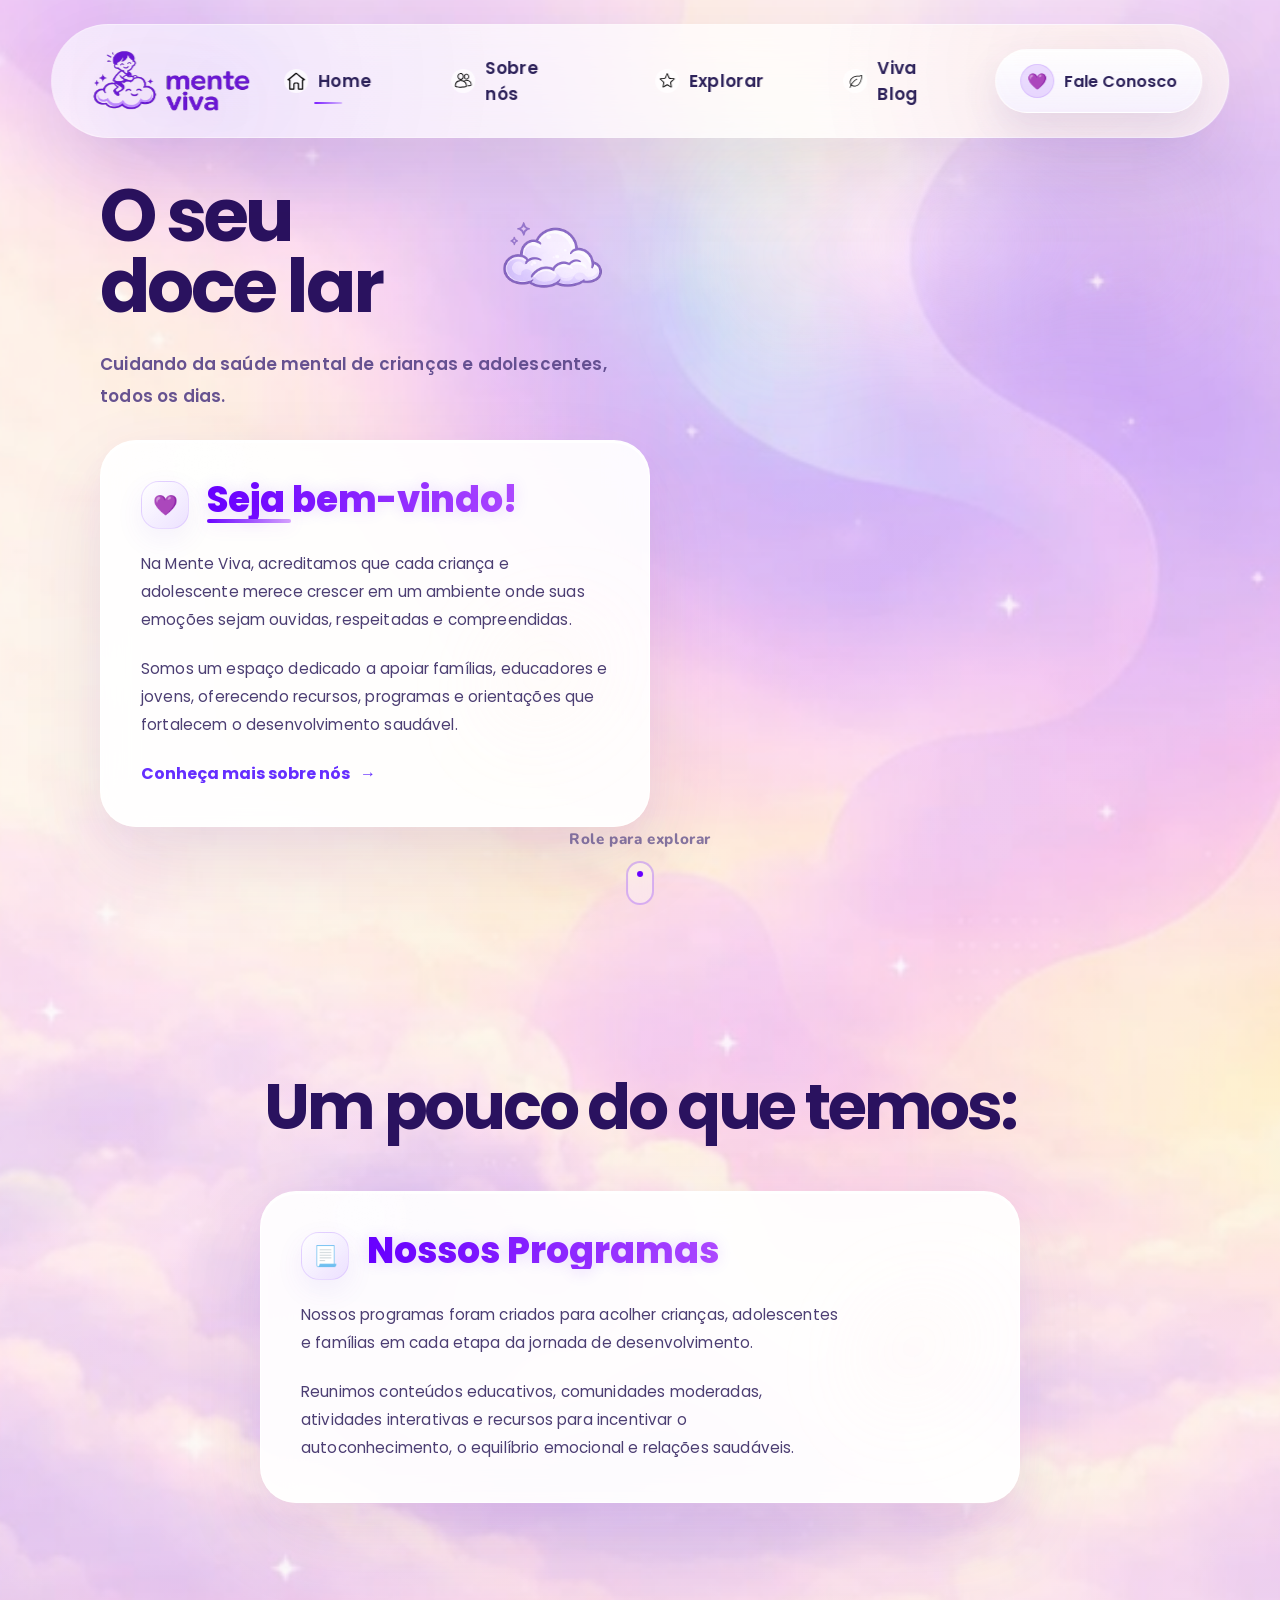
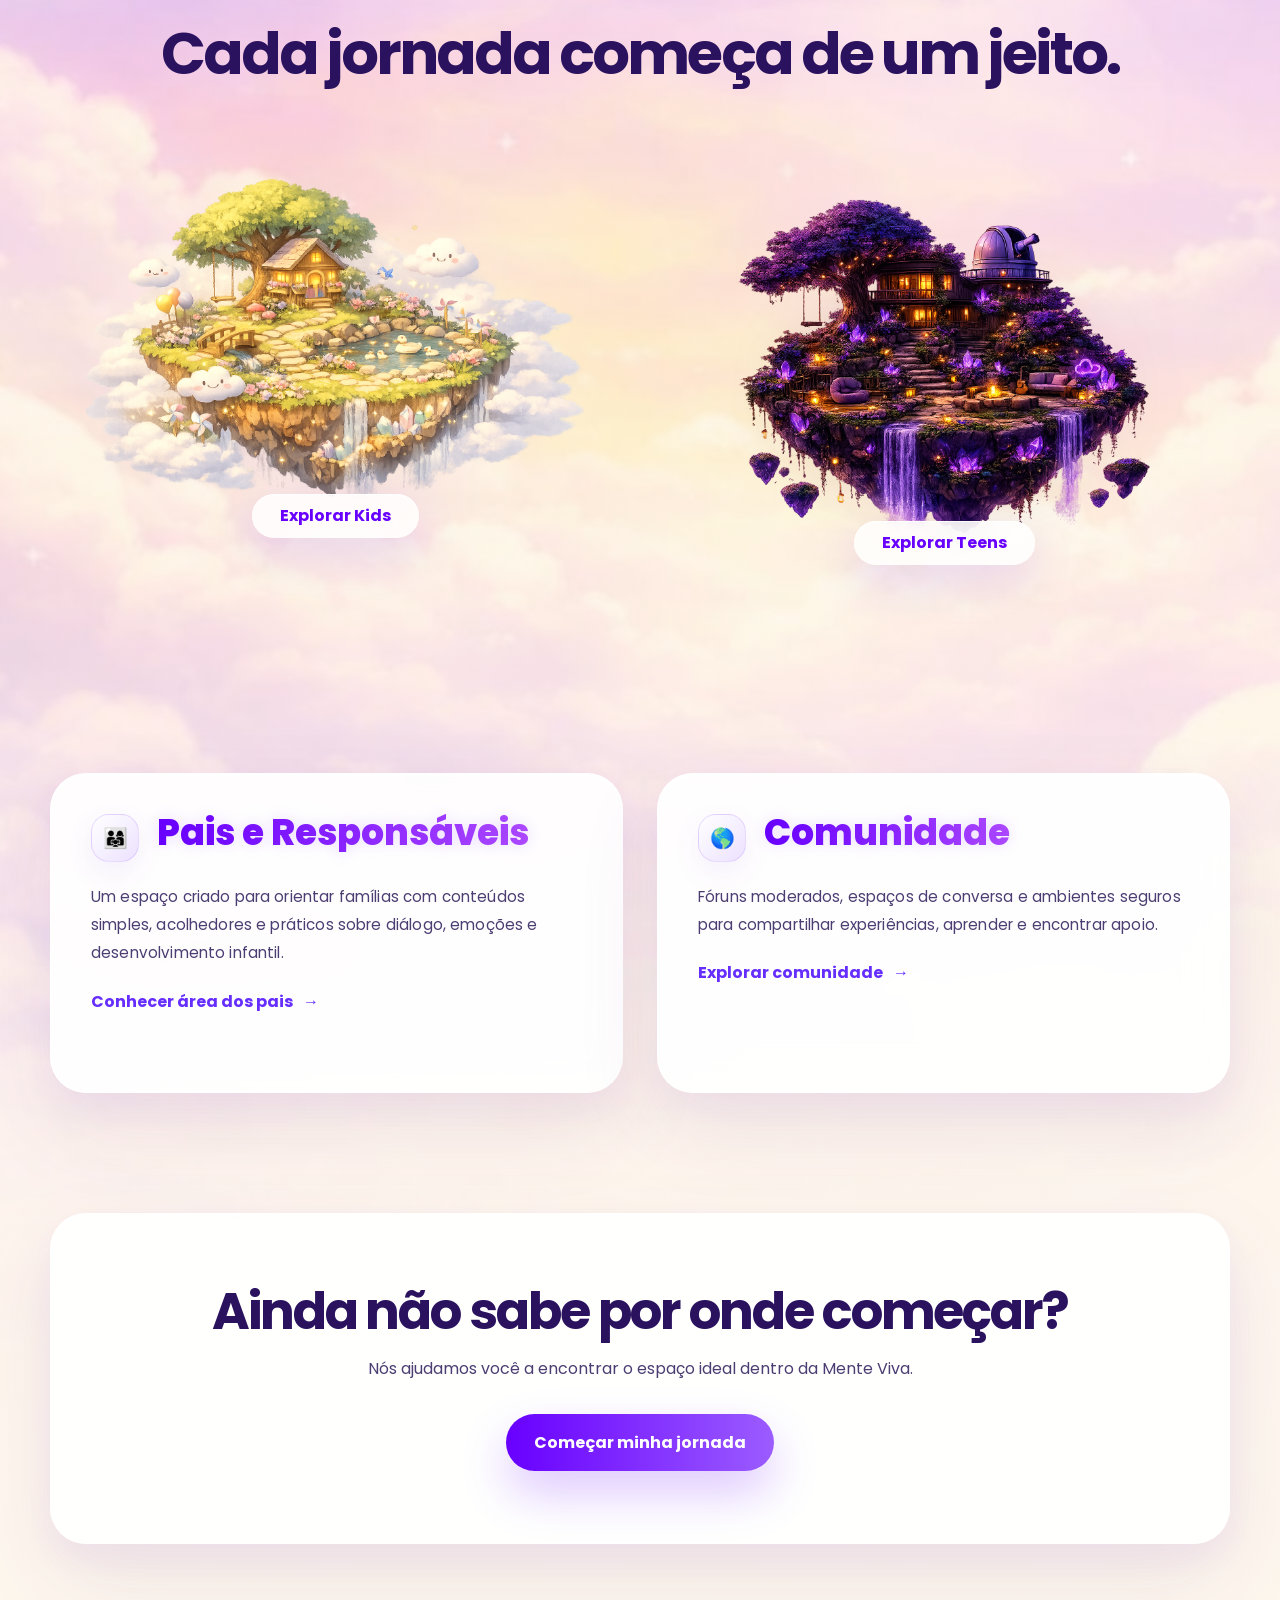
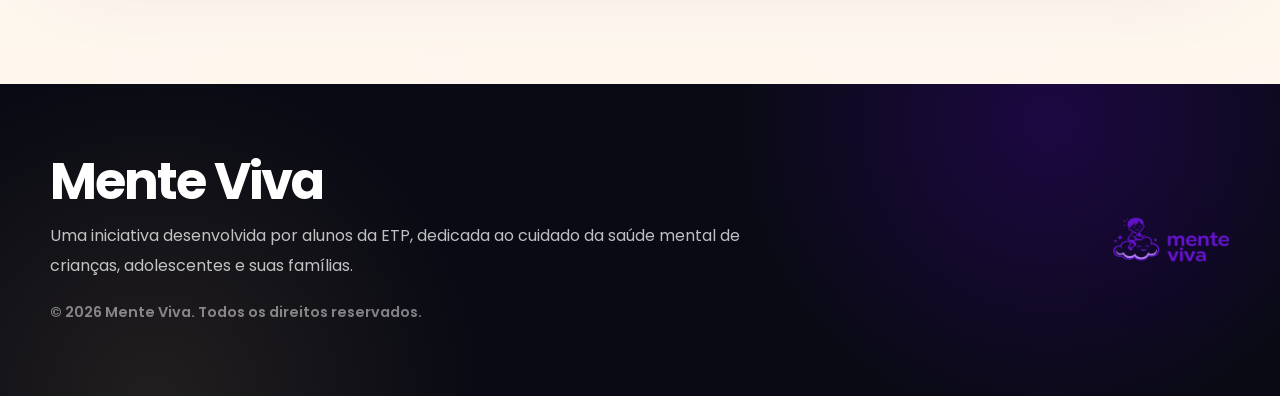
<file: index.html>
<!DOCTYPE html>
<html lang="pt-BR">
<head>
    <link rel="preconnect" href="https://fonts.googleapis.com">
    <link rel="preconnect" href="https://fonts.gstatic.com" crossorigin>
    <link href="https://fonts.googleapis.com/css2?family=Nunito:wght@800&family=Poppins:wght@600;700;800&display=swap" rel="stylesheet">

    <meta charset="UTF-8">
    <meta name="viewport" content="width=device-width, initial-scale=1.0">
    <title>Home | Mente Viva</title>

    <link rel="stylesheet" href="Index.css">
</head>

<body>

    <!-- ================= NAVBAR ================= -->
    <header class="navbar">
        <div class="navbar-shell">

            <a href="index.html" class="brand">
                <img src="./generalimgs/Logo 4 mente viva.png" alt="Logo Mente Viva">
            </a>

            <nav class="nav-menu">
                <ul>
                    <li><a href="index.html" class="nav-link-active"><span class="nav-icon"><img src="./SVG imgs/home.svg" class="tsvgs" alt=""></span>Home</a></li>
                    <li><a href="sobrenos.html"><span class="nav-icon"><img src="./SVG imgs/bout-us.svg" class="tsvgs" alt=""></span>Sobre nós</a></li>
                    <li><a href="explorar.html"><span class="nav-icon"><img src="./SVG imgs/programas.svg" class="tsvgs" alt=""></span>Explorar</a></li>
                    <li><a href="nossoblog.html"><span class="nav-icon"><img src="./SVG imgs/blog.svg" class="tsvgs" alt=""></span>Viva Blog</a></li>
                </ul>
            </nav>

            <a href="fale.html" class="contact-button">
                <span class="contact-icon">💜</span>
                Fale Conosco
            </a>

            <input type="checkbox" id="nav-toggle" class="nav-toggle">
            <label for="nav-toggle" class="nav-toggle-label">
                <span class="nav-toggle-pill">
                    <span class="nav-toggle-dot"></span>
                    Menu
                </span>
            </label>

            <div class="nav-drawer">
                <nav class="drawer-menu">
                    <ul>
                        <li><a href="index.html">Home</a></li>
                        <li><a href="sobrenos.html">Sobre nós</a></li>
                        <li><a href="explorar.html">Explorar</a></li>
                        <li><a href="nossoblog.html">Viva Blog</a></li>
                        <li><a href="fale.html">Contato</a></li>
                    </ul>
                </nav>
            </div>

        </div>
    </header>

    <main>

        <!-- ================= HERO ================= -->
        <section class="hero">

            <div class="hero-copy">
                <span class="hero-copy__icon" aria-hidden="true">
                    <img src="./generalimgs/cloud.png" alt="">
                </span>

                <h1 class="hero-copy__title">O seu<br>doce lar</h1>
                <p class="hero-copy__subtitle">
                    Cuidando da saúde mental de crianças e adolescentes, todos os dias.
                </p>
            </div>

            <div class="hero-card">
                <div class="hero-card__frame"></div>
                <div class="hero-card__decor hero-card__decor--top"></div>
                <div class="hero-card__decor hero-card__decor--right"></div>

                <div class="hero-card__content">
                    <div class="hero-card__header">
                        <div class="hero-card__badge">💜</div>
                        <div>
                            <h2 class="hero-card__title">Seja bem-vindo!</h2>
                            <div class="hero-card__line"></div>
                        </div>
                    </div>

                    <p class="hero-card__text">
                        Na Mente Viva, acreditamos que cada criança e adolescente merece crescer em um ambiente onde suas emoções sejam ouvidas, respeitadas e compreendidas.
                    </p>

                    <p class="hero-card__text">
                        Somos um espaço dedicado a apoiar famílias, educadores e jovens, oferecendo recursos, programas e orientações que fortalecem o desenvolvimento saudável.
                    </p>

                    <a href="sobrenos.html" class="hero-card__cta">
                        Conheça mais sobre nós <span>→</span>
                    </a>
                </div>
            </div>

            <div class="scroll-indicator" id="scrollIndicator">
                <span class="scroll-indicator__text">Role para explorar</span>
                <div class="scroll-indicator__mouse">
                    <span></span>
                </div>
            </div>

        </section>

        <!-- ================= INTRO PROGRAMAS ================= -->
        <section class="programs-intro">

            <h1 class="down-title-center">Um pouco do que temos:</h1>

            <div class="pg-card">
                <div class="hero-card__frame"></div>
                <div class="hero-card__decor hero-card__decor--top"></div>
                <div class="hero-card__decor hero-card__decor--right"></div>

                <div class="hero-card__content">
                    <div class="hero-card__header">
                        <div class="hero-card__badge">📃</div>
                        <div>
                            <h2 class="hero-card__title">Nossos Programas</h2>
                        </div>
                    </div>

                    <p class="hero-card__text">
                        Nossos programas foram criados para acolher crianças, adolescentes e famílias em cada etapa da jornada de desenvolvimento.
                    </p>

                    <p class="hero-card__text">
                        Reunimos conteúdos educativos, comunidades moderadas, atividades interativas e recursos para incentivar o autoconhecimento, o equilíbrio emocional e relações saudáveis.
                    </p>
                </div>
            </div>

        </section>

        <!-- ================= ILHAS ================= -->
        <section class="islands-section">

            <h2 class="islands-title">Cada jornada começa de um jeito.</h2>

            <div class="islands-row">

                <a href="explorar.html" class="island-link kids-island-link">
                    <div class="kids-island-glow"></div>

                    <img src="./generalimgs/ilha-kids.png" alt="Ilha Kids" class="island-img kids-island-img">

                    <p class="island-text kids-island-text">Explorar Kids</p>
                </a>

                <a href="explorar.html" class="island-link teens-island-link">
                    <div class="teens-island-glow"></div>

                    <img src="./generalimgs/ilha-teens.png" alt="Ilha Teens" class="island-img teens-island-img">

                    <p class="island-text teens-island-text">Explorar Teens</p>
                </a>

            </div>

        </section>

        <!-- ================= CARDS INFERIORES ================= -->
        <section class="home-info-grid">

            <article class="home-mini-card">
                <div class="hero-card__frame"></div>

                <div class="hero-card__content">
                    <div class="hero-card__header">
                        <div class="hero-card__badge">👨‍👩‍👧</div>
                        <div>
                            <h2 class="hero-card__title">Pais e Responsáveis</h2>
                        </div>
                    </div>

                    <p class="hero-card__text">
                        Um espaço criado para orientar famílias com conteúdos simples, acolhedores e práticos sobre diálogo, emoções e desenvolvimento infantil.
                    </p>

                    <a href="explorar.html" class="hero-card__cta">Conhecer área dos pais <span>→</span></a>
                </div>
            </article>

            <article class="home-mini-card">
                <div class="hero-card__frame"></div>

                <div class="hero-card__content">
                    <div class="hero-card__header">
                        <div class="hero-card__badge">🌎</div>
                        <div>
                            <h2 class="hero-card__title">Comunidade</h2>
                        </div>
                    </div>

                    <p class="hero-card__text">
                        Fóruns moderados, espaços de conversa e ambientes seguros para compartilhar experiências, aprender e encontrar apoio.
                    </p>

                    <a href="explorar.html" class="hero-card__cta">Explorar comunidade <span>→</span></a>
                </div>
            </article>

        </section>

        <!-- ================= CTA FINAL ================= -->
        <section class="home-final-cta">
            <div class="home-final-card">
                <h2>Ainda não sabe por onde começar?</h2>
                <p>Nós ajudamos você a encontrar o espaço ideal dentro da Mente Viva.</p>
                <a href="explorar.html">Começar minha jornada</a>
            </div>
        </section>

    </main>

    <!-- ================= FOOTER ================= -->
    <footer class="site-footer">
        <div class="footer-content">

            <div class="footer-text">
                <h2>Mente Viva</h2>
                <p>
                    Uma iniciativa desenvolvida por alunos da ETP, dedicada ao cuidado da saúde mental de crianças, adolescentes e suas famílias.
                </p>
                <span>© 2026 Mente Viva. Todos os direitos reservados.</span>
            </div>

            <img src="./generalimgs/Logo 4 mente viva.png" alt="Logo Mente Viva" class="footer-logo">

        </div>
    </footer>

    <script>
        document.addEventListener("DOMContentLoaded", () => {
            const currentPage = window.location.pathname.split("/").pop() || "index.html";
            const navLinks = document.querySelectorAll("nav a");

            navLinks.forEach(link => {
                const href = link.getAttribute("href");

                if (href === currentPage || (currentPage === "" && href === "index.html")) {
                    link.classList.add("nav-link-active");
                }
            });

            const scrollIndicator = document.getElementById("scrollIndicator");
            const hero = document.querySelector(".hero");

            const handleNavbarScroll = () => {
                if (window.scrollY > 38) {
                    document.body.classList.add("scrolled");
                } else {
                    document.body.classList.remove("scrolled");
                }

                if (scrollIndicator && hero) {
                    const heroHeight = hero.offsetHeight;

                    if (window.scrollY > heroHeight * 0.15) {
                        scrollIndicator.classList.add("hide");
                    } else {
                        scrollIndicator.classList.remove("hide");
                    }
                }
            };

            window.addEventListener("scroll", handleNavbarScroll, { passive: true });
            handleNavbarScroll();
        });
    </script>

</body>
</html>
</file>
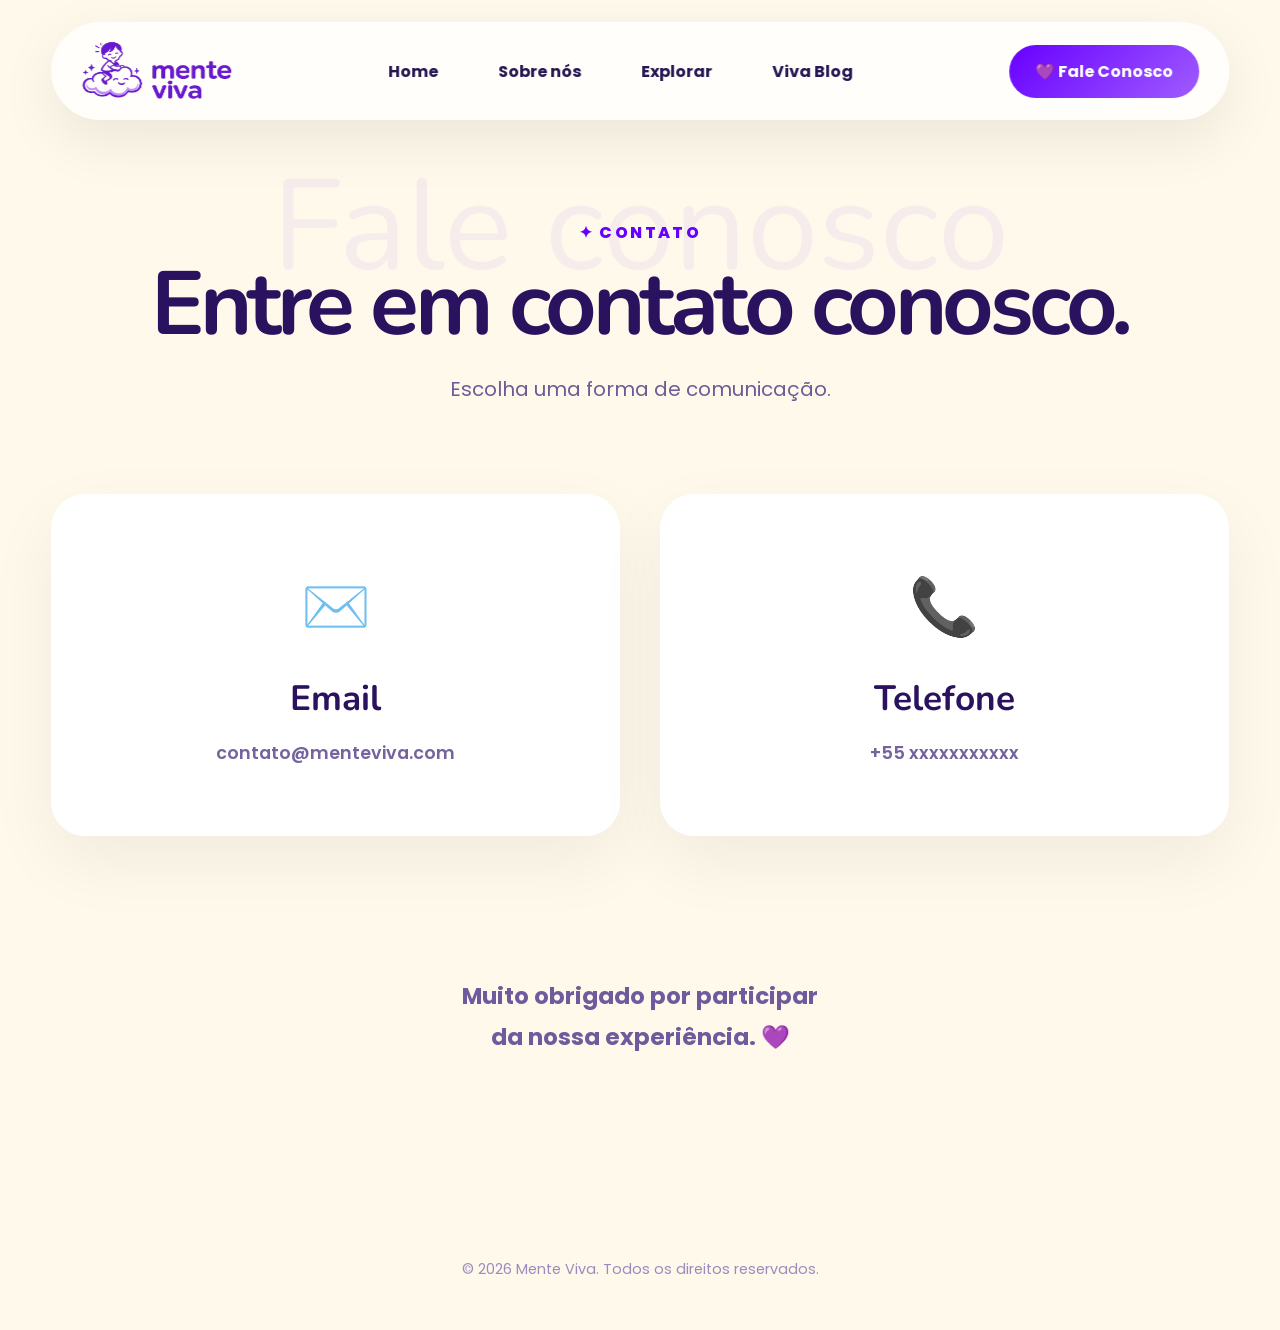
<file: contatenos.html>
<!DOCTYPE html>
<html lang="pt-BR">

<head>

    <meta charset="UTF-8">
    <meta name="viewport" content="width=device-width, initial-scale=1.0">

    <title>Fale Conosco | Mente Viva</title>

    <link rel="stylesheet" href="contatenos.css">

    <link rel="preconnect" href="https://fonts.googleapis.com">
    <link rel="preconnect" href="https://fonts.gstatic.com" crossorigin>

    <link href="https://fonts.googleapis.com/css2?family=Nunito:wght@700;800&family=Poppins:wght@400;500;600;700;800&display=swap" rel="stylesheet">

</head>

<body>

    <!-- =====================================================
    NAVBAR
    ====================================================== -->

    <header class="navbar">

        <div class="navbar-container">

            <a href="index.html" class="logo">
                <img src="generalimgs/Logo 4 mente viva.png" alt="Mente Viva">
            </a>

            <nav class="navbar-menu">

                <a href="index.html">Home</a>

                <a href="Sobrenos.html">Sobre nós</a>

                <a href="explorar.html">Explorar</a>

                <a href="nossoblog.html">Viva Blog</a>

            </nav>

            <a href="contatenos.html" class="contact-button">

                💜 Fale Conosco

            </a>

        </div>

    </header>

    <!-- =====================================================
    CONTEÚDO
    ====================================================== -->

    <main class="contact-page">

        <section class="contact-hero">

            <span class="background-title">

                Fale conosco

            </span>

            <span class="section-label">

                ✦ CONTATO

            </span>

            <h1>

                Entre em contato conosco.

            </h1>

            <p class="subtitle">

                Escolha uma forma de comunicação.

            </p>

        </section>

        <!-- =====================================================
        CARDS
        ====================================================== -->

        <section class="contact-options">

            <div class="contact-card">

                <div class="icon">

                    ✉️

                </div>

                <h2>

                    Email

                </h2>

                <p>

                    contato@menteviva.com

                </p>

            </div>

            <div class="contact-card">

                <div class="icon">

                    📞

                </div>

                <h2>

                    Telefone

                </h2>

                <p>

                    +55 xxxxxxxxxxx

                </p>

            </div>

        </section>

        <!-- =====================================================
        MENSAGEM FINAL
        ====================================================== -->

        <section class="thanks-section">

            <p>

                Muito obrigado por participar
                <br>
                da nossa experiência. 💜

            </p>

        </section>

    </main>

    <!-- =====================================================
    FOOTER
    ====================================================== -->

    <footer>

        <p>

            © 2026 Mente Viva. Todos os direitos reservados.

        </p>

    </footer>

</body>

</html>
</file>
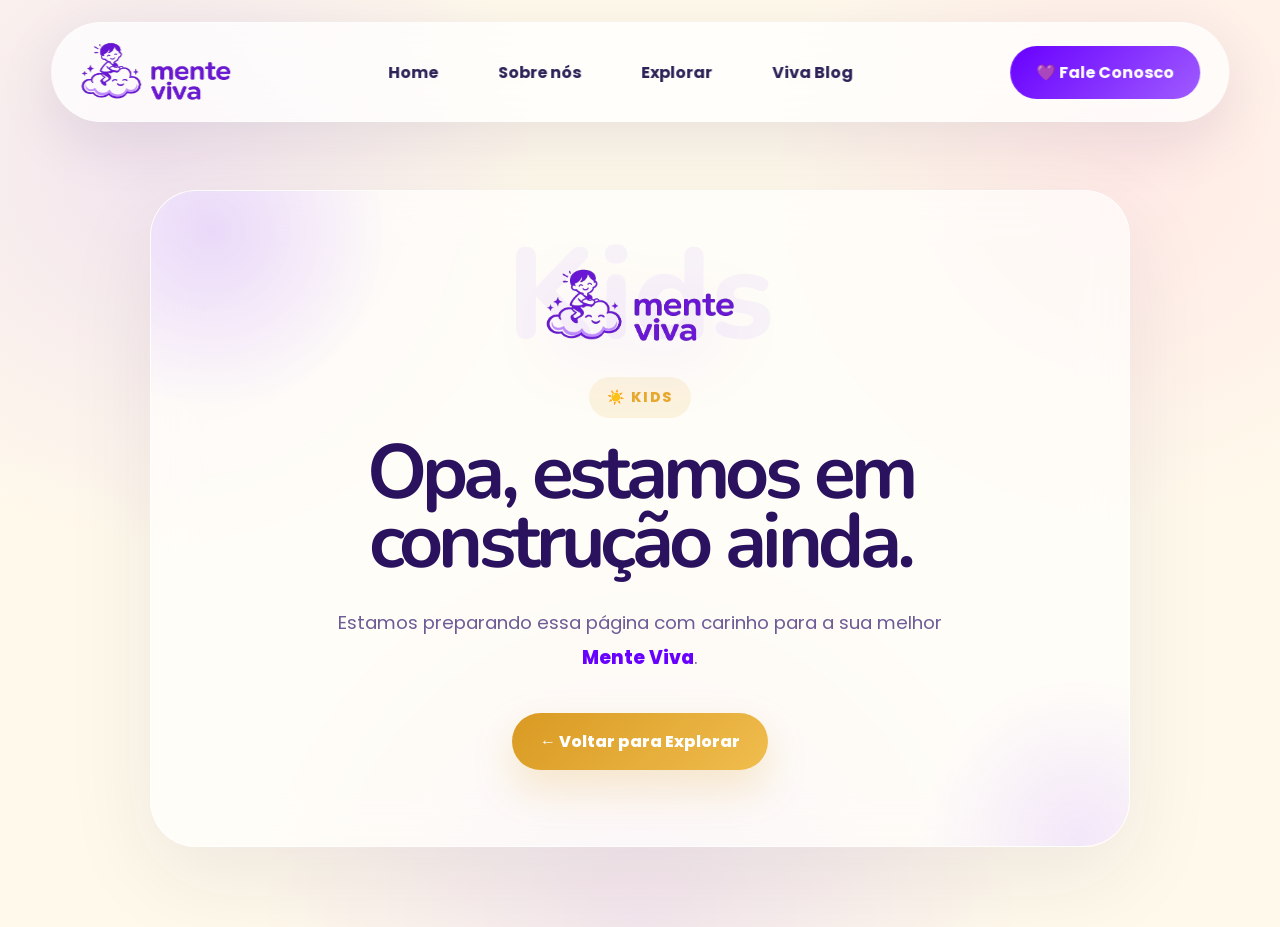
<file: kids.html>
<!DOCTYPE html>
<html lang="pt-BR">

<head>

    <meta charset="UTF-8">
    <meta name="viewport" content="width=device-width, initial-scale=1.0">
    <title>Kids | Mente Viva</title>

    <link rel="stylesheet" href="construcao.css">

    <link rel="preconnect" href="https://fonts.googleapis.com">
    <link rel="preconnect"
          href="https://fonts.gstatic.com"
          crossorigin>

    <link href="https://fonts.googleapis.com/css2?family=Nunito:wght@700;800&family=Poppins:wght@400;500;600;700;800&display=swap"
          rel="stylesheet">

</head>

<body class="kids-page">

    <!-- =====================================================
    NAVBAR
    ====================================================== -->

    <header class="navbar">

        <div class="navbar-container">

            <a href="index.html" class="logo">

                <img src="./generalimgs/Logo 4 mente viva.png"
                     alt="Logo Mente Viva">

            </a>

            <nav class="navbar-menu">

                <a href="index.html">Home</a>

                <a href="sobrenos.html">Sobre nós</a>

                <a href="explorar.html">Explorar</a>

                <a href="nossoblog.html">Viva Blog</a>

            </nav>

            <a href="contatenos.html" class="contact-button">

                💜 Fale Conosco

            </a>

        </div>

    </header>


    <!-- =====================================================
    PÁGINA EM CONSTRUÇÃO
    ====================================================== -->

    <main class="construction-page">

        <section class="construction-card">

            <span class="background-title">Kids</span>

            <div class="construction-logo">

                <img src="./generalimgs/Logo 4 mente viva.png"
                     alt="Logo Mente Viva">

            </div>

            <span class="construction-label">

                ☀️ Kids

            </span>

            <h1>

                Opa, estamos em construção ainda.

            </h1>

            <p>

                Estamos preparando essa página com carinho para a sua melhor
                <strong>Mente Viva</strong>.

            </p>

            <a href="explorar.html" class="back-button">

                ← Voltar para Explorar

            </a>

        </section>

    </main>

</body>

</html>
</file>
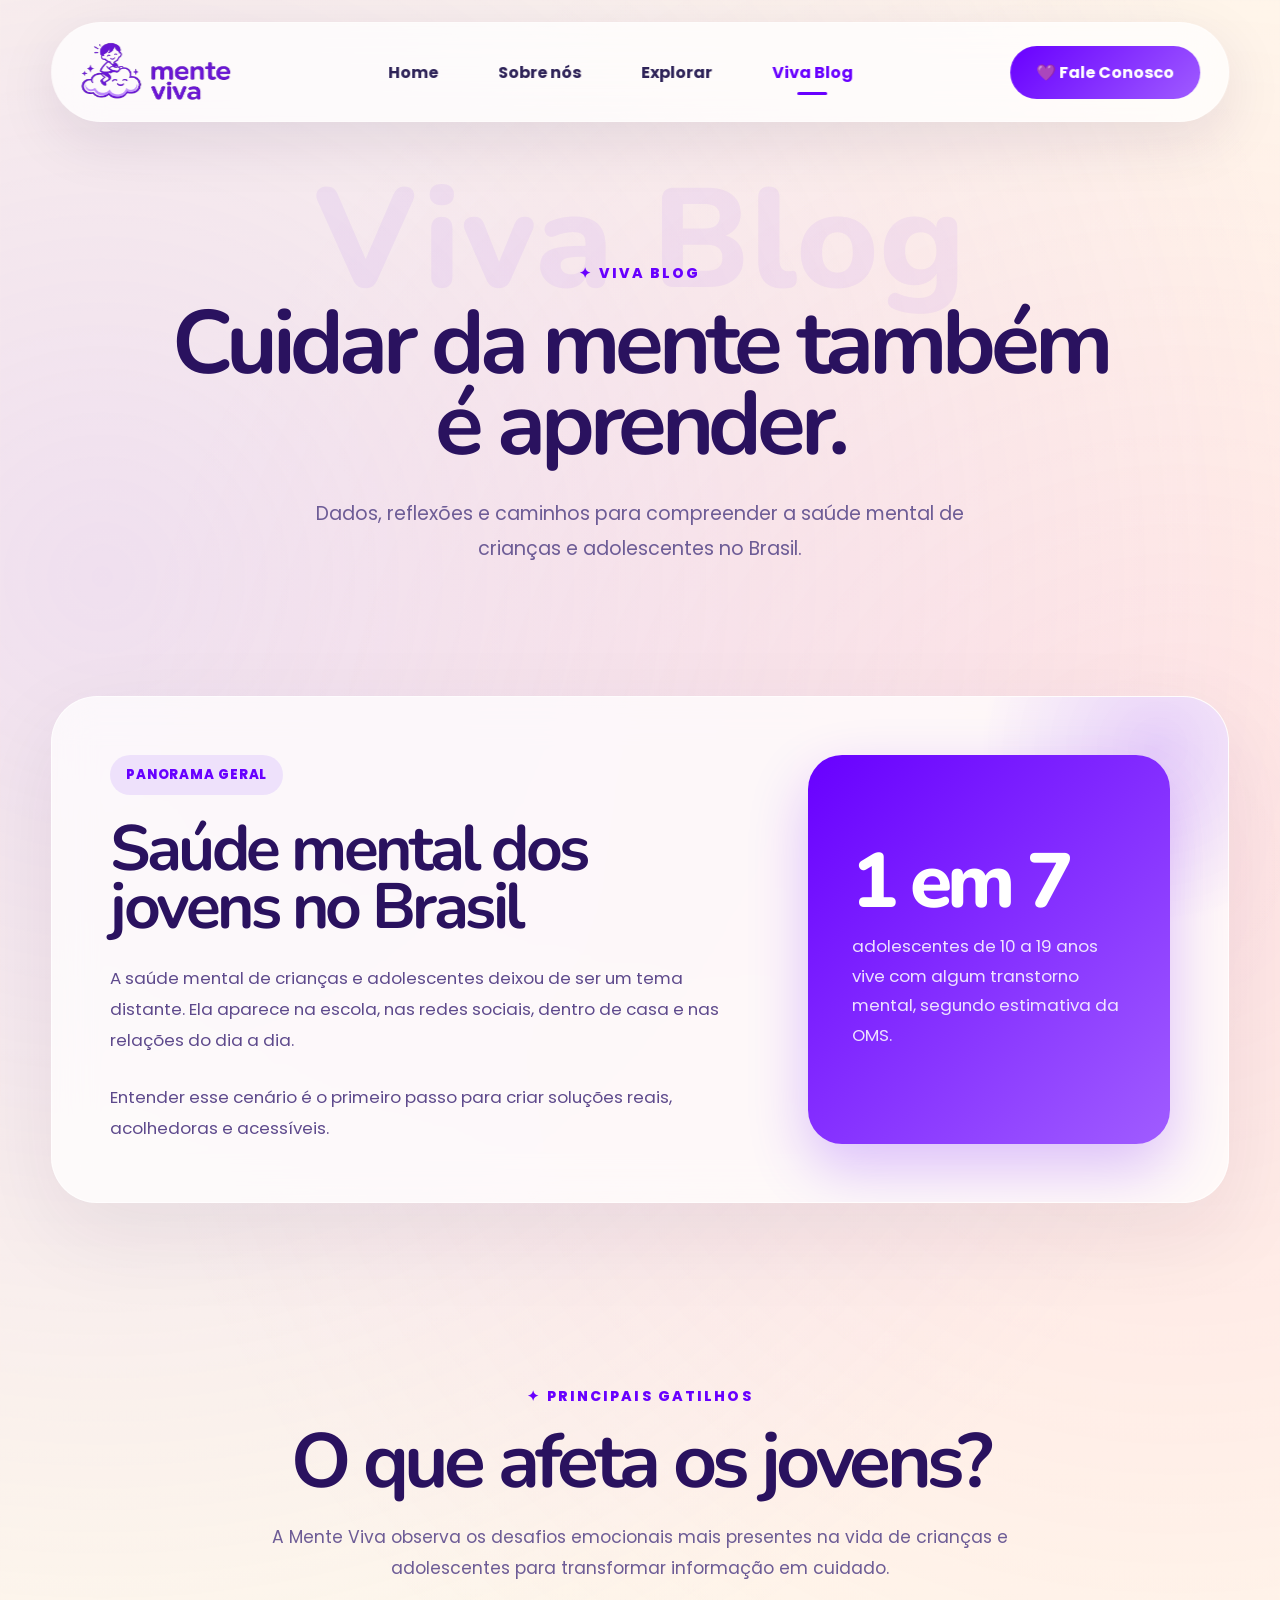
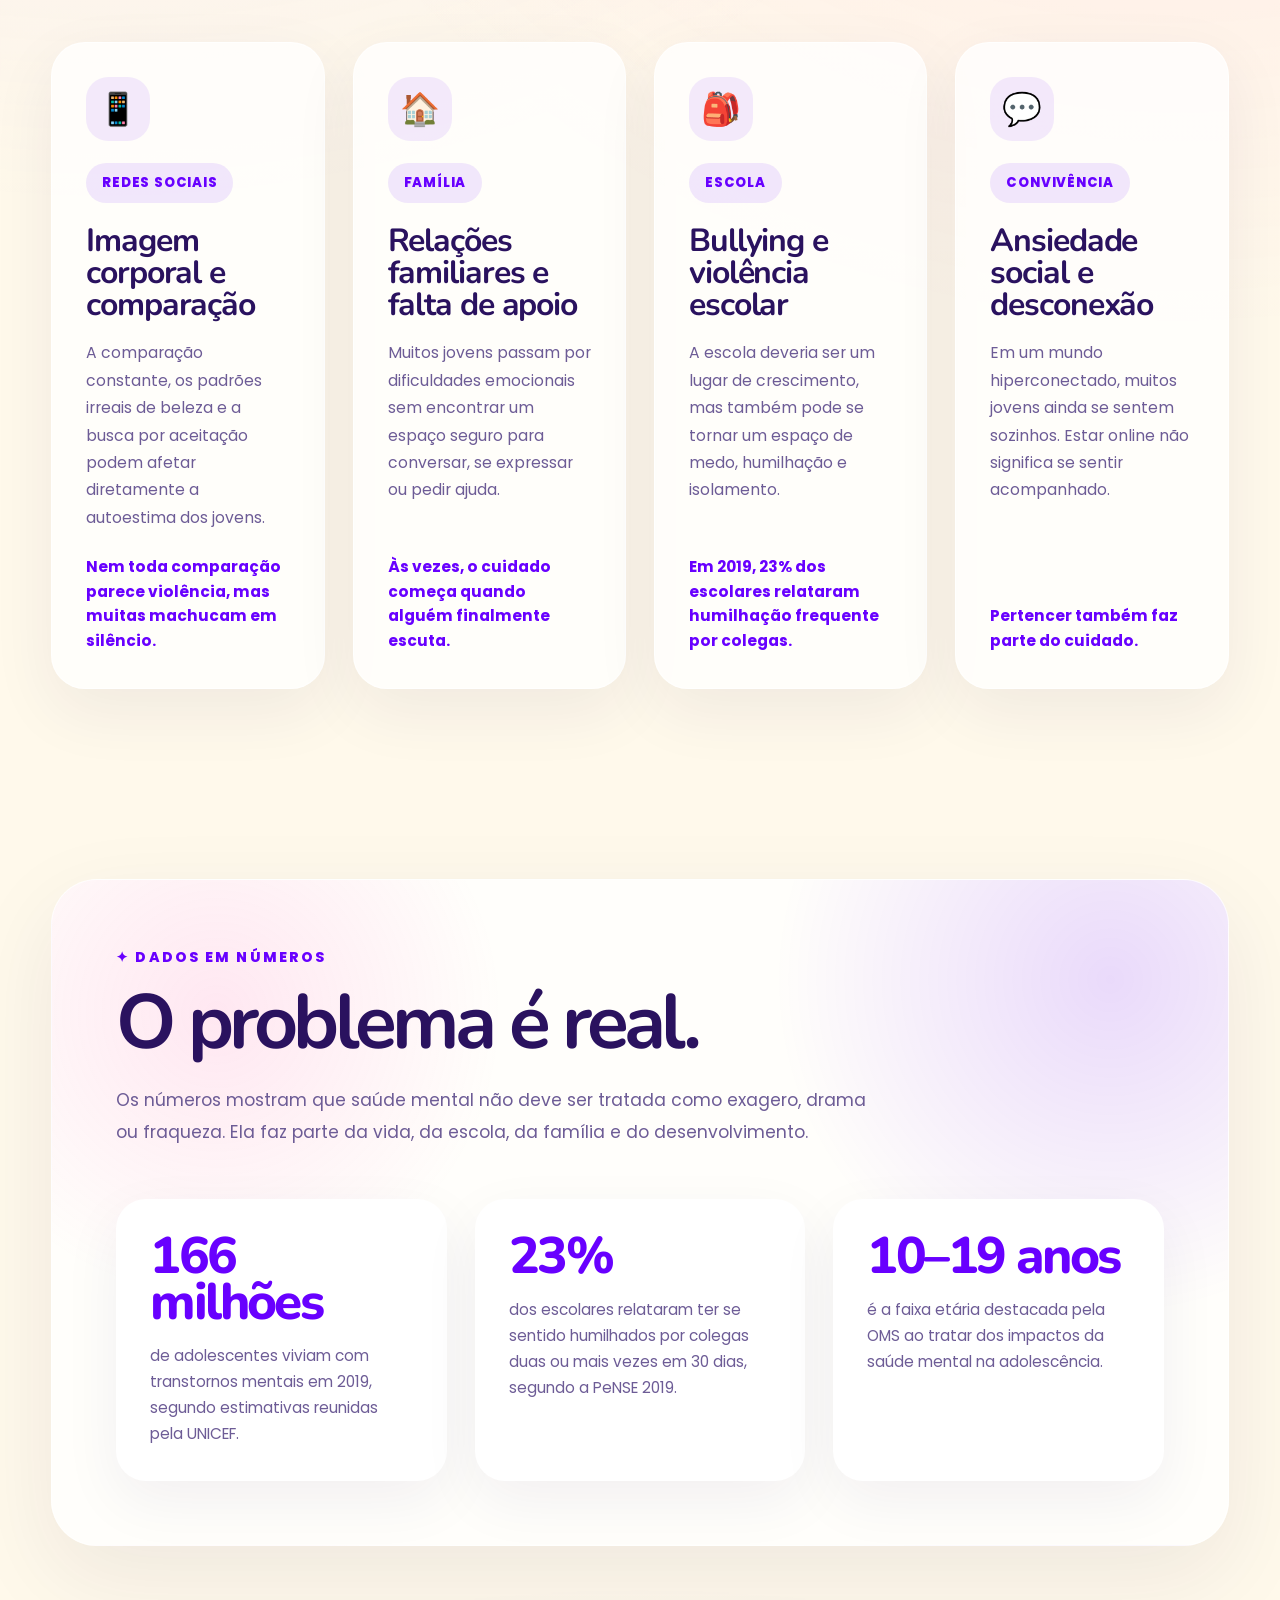
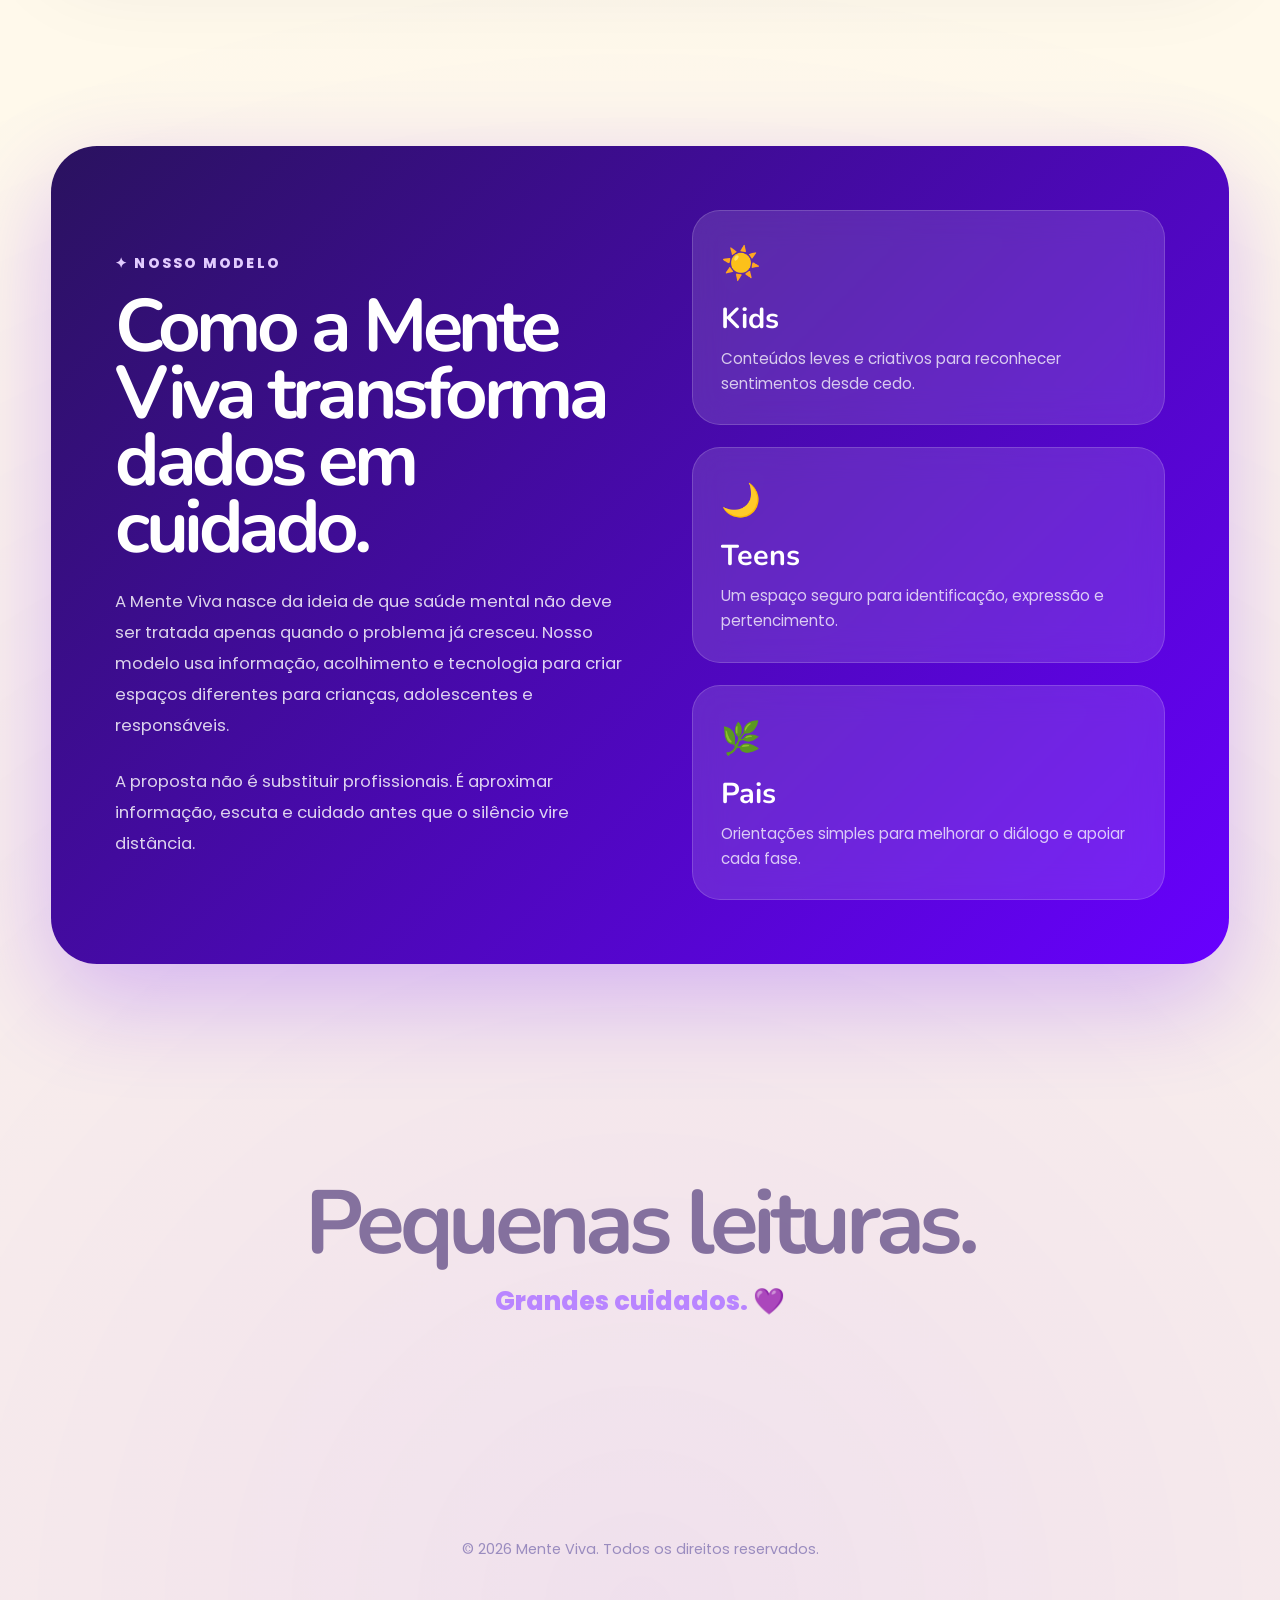
<file: nossoblog.html>
<!DOCTYPE html>
<html lang="pt-BR">

<head>

    <meta charset="UTF-8">
    <meta name="viewport" content="width=device-width, initial-scale=1.0">
    <title>Viva Blog | Mente Viva</title>

    <link rel="stylesheet" href="nossoblog.css">

    <link rel="preconnect" href="https://fonts.googleapis.com">
    <link rel="preconnect"
          href="https://fonts.gstatic.com"
          crossorigin>

    <link href="https://fonts.googleapis.com/css2?family=Nunito:wght@700;800&family=Poppins:wght@400;500;600;700;800&display=swap"
          rel="stylesheet">

</head>

<body>

    <!-- =====================================================
    NAVBAR
    ====================================================== -->

    <header class="navbar">

        <div class="navbar-container">

            <a href="index.html" class="logo">

                <img src="./generalimgs/Logo 4 mente viva.png"
                     alt="Logo Mente Viva">

            </a>

            <nav class="navbar-menu">

                <a href="index.html">Home</a>

                <a href="sobrenos.html">Sobre nós</a>

                <a href="explorar.html">Explorar</a>

                <a href="nossoblog.html" class="nav-active">Viva Blog</a>

            </nav>

            <a href="contatenos.html" class="contact-button">

                💜 Fale Conosco

            </a>

        </div>

    </header>


    <!-- =====================================================
    VIVA BLOG
    ====================================================== -->

    <main class="blog-page">

        <!-- =====================================================
        HERO
        ====================================================== -->

        <section class="blog-hero">

            <span class="background-title">Viva Blog</span>

            <span class="section-label">✦ VIVA BLOG</span>

            <h1>
                Cuidar da mente também é aprender.
            </h1>

            <p>
                Dados, reflexões e caminhos para compreender a saúde mental
                de crianças e adolescentes no Brasil.
            </p>

        </section>


        <!-- =====================================================
        CARD DESTAQUE
        ====================================================== -->

        <section class="featured-section">

            <article class="featured-card">

                <div class="featured-content">

                    <span class="article-tag">Panorama geral</span>

                    <h2>
                        Saúde mental dos jovens no Brasil
                    </h2>

                    <p>
                        A saúde mental de crianças e adolescentes deixou de ser
                        um tema distante. Ela aparece na escola, nas redes sociais,
                        dentro de casa e nas relações do dia a dia.
                    </p>

                    <p>
                        Entender esse cenário é o primeiro passo para criar soluções
                        reais, acolhedoras e acessíveis.
                    </p>

                </div>

                <div class="featured-data">

                    <span class="data-number">1 em 7</span>

                    <p>
                        adolescentes de 10 a 19 anos vive com algum transtorno
                        mental, segundo estimativa da OMS.
                    </p>

                </div>

            </article>

        </section>


        <!-- =====================================================
        GRID DE ARTIGOS
        ====================================================== -->

        <section class="articles-section">

            <div class="articles-header">

                <span class="section-label">✦ Principais gatilhos</span>

                <h2>
                    O que afeta os jovens?
                </h2>

                <p>
                    A Mente Viva observa os desafios emocionais mais presentes
                    na vida de crianças e adolescentes para transformar informação
                    em cuidado.
                </p>

            </div>


            <div class="articles-grid">

                <article class="blog-card">

                    <div class="card-icon">📱</div>

                    <span class="article-tag">Redes sociais</span>

                    <h3>
                        Imagem corporal e comparação
                    </h3>

                    <p>
                        A comparação constante, os padrões irreais de beleza e a
                        busca por aceitação podem afetar diretamente a autoestima
                        dos jovens.
                    </p>

                    <strong>
                        Nem toda comparação parece violência, mas muitas machucam em silêncio.
                    </strong>

                </article>


                <article class="blog-card">

                    <div class="card-icon">🏠</div>

                    <span class="article-tag">Família</span>

                    <h3>
                        Relações familiares e falta de apoio
                    </h3>

                    <p>
                        Muitos jovens passam por dificuldades emocionais sem encontrar
                        um espaço seguro para conversar, se expressar ou pedir ajuda.
                    </p>

                    <strong>
                        Às vezes, o cuidado começa quando alguém finalmente escuta.
                    </strong>

                </article>


                <article class="blog-card">

                    <div class="card-icon">🎒</div>

                    <span class="article-tag">Escola</span>

                    <h3>
                        Bullying e violência escolar
                    </h3>

                    <p>
                        A escola deveria ser um lugar de crescimento, mas também pode
                        se tornar um espaço de medo, humilhação e isolamento.
                    </p>

                    <strong>
                        Em 2019, 23% dos escolares relataram humilhação frequente por colegas.
                    </strong>

                </article>


                <article class="blog-card">

                    <div class="card-icon">💬</div>

                    <span class="article-tag">Convivência</span>

                    <h3>
                        Ansiedade social e desconexão
                    </h3>

                    <p>
                        Em um mundo hiperconectado, muitos jovens ainda se sentem
                        sozinhos. Estar online não significa se sentir acompanhado.
                    </p>

                    <strong>
                        Pertencer também faz parte do cuidado.
                    </strong>

                </article>

            </div>

        </section>


        <!-- =====================================================
        BLOCO DE DADOS
        ====================================================== -->

        <section class="data-section">

            <div class="data-card">

                <span class="section-label">✦ Dados em números</span>

                <h2>
                    O problema é real.
                </h2>

                <p>
                    Os números mostram que saúde mental não deve ser tratada como
                    exagero, drama ou fraqueza. Ela faz parte da vida, da escola,
                    da família e do desenvolvimento.
                </p>

                <div class="data-grid">

                    <article>

                        <span>166 milhões</span>

                        <p>
                            de adolescentes viviam com transtornos mentais em 2019,
                            segundo estimativas reunidas pela UNICEF.
                        </p>

                    </article>

                    <article>

                        <span>23%</span>

                        <p>
                            dos escolares relataram ter se sentido humilhados por
                            colegas duas ou mais vezes em 30 dias, segundo a PeNSE 2019.
                        </p>

                    </article>

                    <article>

                        <span>10–19 anos</span>

                        <p>
                            é a faixa etária destacada pela OMS ao tratar dos impactos
                            da saúde mental na adolescência.
                        </p>

                    </article>

                </div>

            </div>

        </section>


        <!-- =====================================================
        MODELO MENTE VIVA
        ====================================================== -->

        <section class="business-section">

            <article class="business-card">

                <div class="business-text">

                    <span class="section-label">✦ Nosso modelo</span>

                    <h2>
                        Como a Mente Viva transforma dados em cuidado.
                    </h2>

                    <p>
                        A Mente Viva nasce da ideia de que saúde mental não deve ser
                        tratada apenas quando o problema já cresceu. Nosso modelo usa
                        informação, acolhimento e tecnologia para criar espaços
                        diferentes para crianças, adolescentes e responsáveis.
                    </p>

                    <p>
                        A proposta não é substituir profissionais. É aproximar
                        informação, escuta e cuidado antes que o silêncio vire distância.
                    </p>

                </div>

                <div class="business-pillars">

                    <div>

                        <span>☀️</span>

                        <h3>Kids</h3>

                        <p>
                            Conteúdos leves e criativos para reconhecer sentimentos
                            desde cedo.
                        </p>

                    </div>

                    <div>

                        <span>🌙</span>

                        <h3>Teens</h3>

                        <p>
                            Um espaço seguro para identificação, expressão e pertencimento.
                        </p>

                    </div>

                    <div>

                        <span>🌿</span>

                        <h3>Pais</h3>

                        <p>
                            Orientações simples para melhorar o diálogo e apoiar cada fase.
                        </p>

                    </div>

                </div>

            </article>

        </section>


        <!-- =====================================================
        FINAL
        ====================================================== -->

         <section class="blog-ending">

            <h2>
                Pequenas leituras.
            </h2>

            <p>
                Grandes cuidados. 💜
            </p>

        </section>

    </main>


    <!-- =====================================================
    FOOTER
    ====================================================== -->

    <footer class="blog-footer">

        <p>
            © 2026 Mente Viva. Todos os direitos reservados.
        </p>

    </footer>

</body>

</html>
</file>
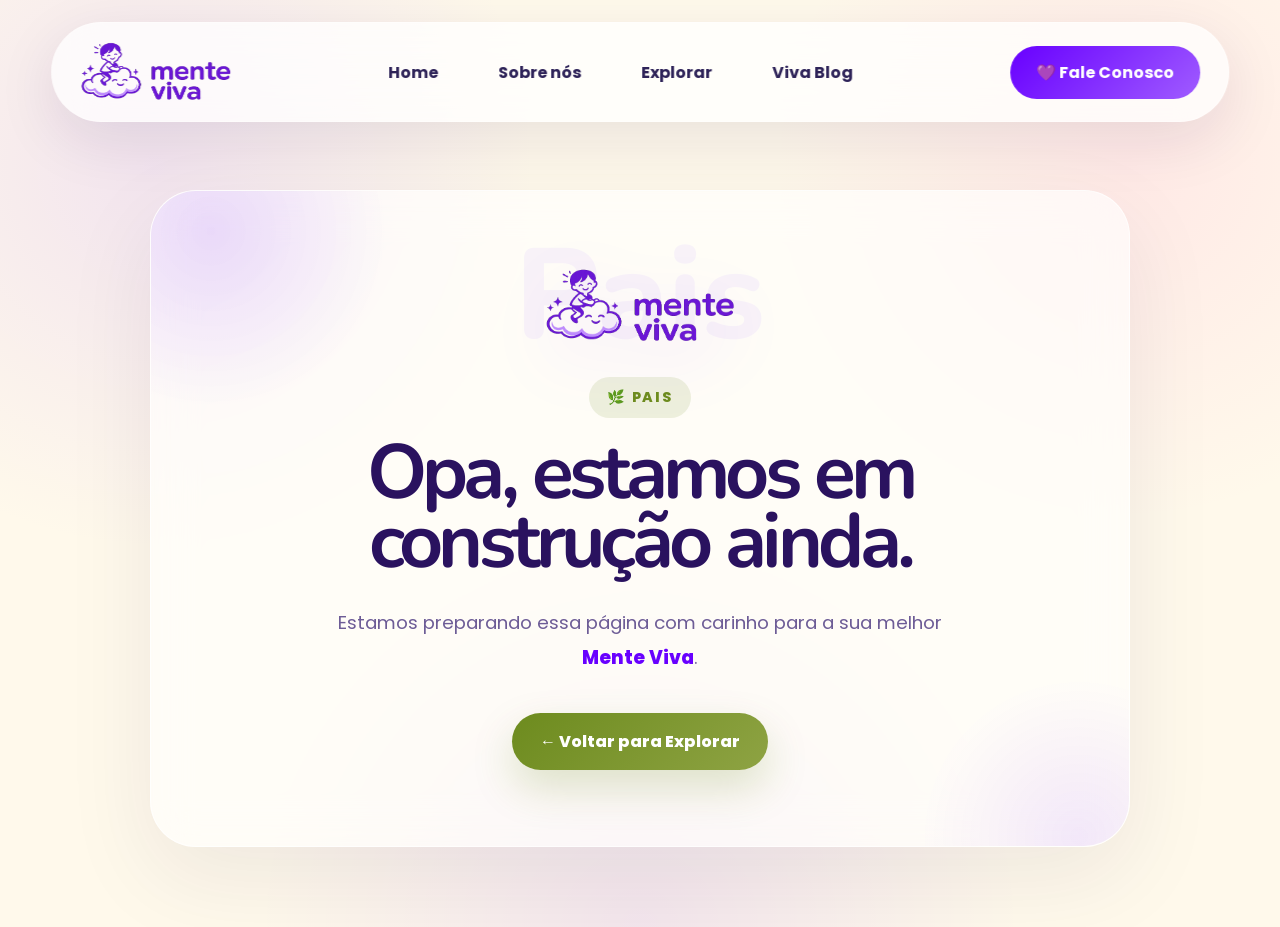
<file: parents.html>
<!DOCTYPE html>
<html lang="pt-BR">

<head>

    <meta charset="UTF-8">
    <meta name="viewport" content="width=device-width, initial-scale=1.0">
    <title>Pais | Mente Viva</title>

    <link rel="stylesheet" href="construcao.css">

    <link rel="preconnect" href="https://fonts.googleapis.com">
    <link rel="preconnect"
          href="https://fonts.gstatic.com"
          crossorigin>

    <link href="https://fonts.googleapis.com/css2?family=Nunito:wght@700;800&family=Poppins:wght@400;500;600;700;800&display=swap"
          rel="stylesheet">

</head>

<body class="parents-page">

    <!-- =====================================================
    NAVBAR
    ====================================================== -->

    <header class="navbar">

        <div class="navbar-container">

            <a href="index.html" class="logo">

                <img src="./generalimgs/Logo 4 mente viva.png"
                     alt="Logo Mente Viva">

            </a>

            <nav class="navbar-menu">

                <a href="index.html">Home</a>

                <a href="sobrenos.html">Sobre nós</a>

                <a href="explorar.html">Explorar</a>

                <a href="nossoblog.html">Viva Blog</a>

            </nav>

            <a href="contatenos.html" class="contact-button">

                💜 Fale Conosco

            </a>

        </div>

    </header>


    <!-- =====================================================
    PÁGINA EM CONSTRUÇÃO
    ====================================================== -->

    <main class="construction-page">

        <section class="construction-card">

            <span class="background-title">Pais</span>

            <div class="construction-logo">

                <img src="./generalimgs/Logo 4 mente viva.png"
                     alt="Logo Mente Viva">

            </div>

            <span class="construction-label">

                🌿 Pais

            </span>

            <h1>

                Opa, estamos em construção ainda.

            </h1>

            <p>

                Estamos preparando essa página com carinho para a sua melhor
                <strong>Mente Viva</strong>.

            </p>

            <a href="explorar.html" class="back-button">

                ← Voltar para Explorar

            </a>

        </section>

    </main>

</body>

</html>
</file>
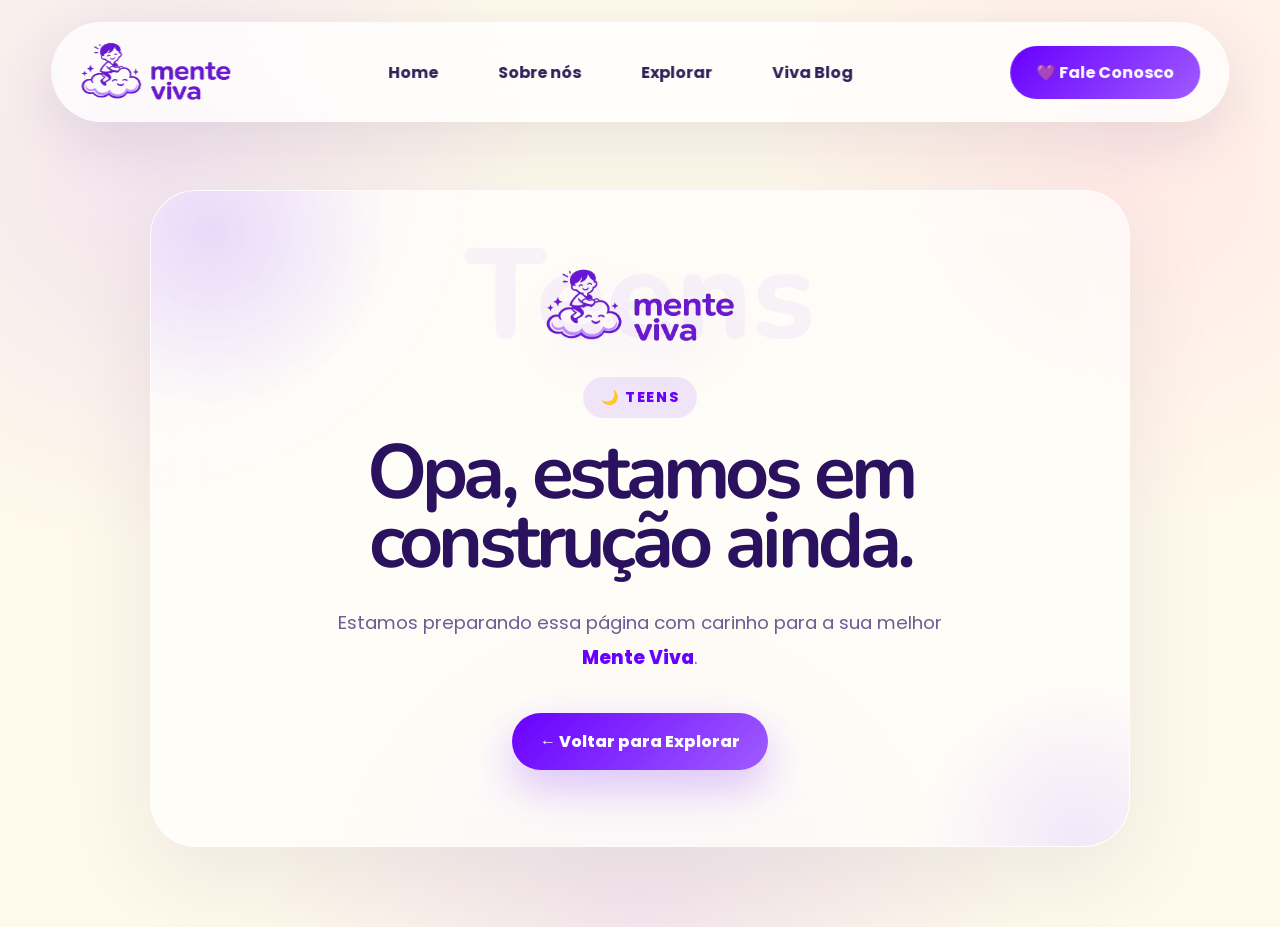
<file: teens.html>
<!DOCTYPE html>
<html lang="pt-BR">

<head>

    <meta charset="UTF-8">
    <meta name="viewport" content="width=device-width, initial-scale=1.0">
    <title>Teens | Mente Viva</title>

    <link rel="stylesheet" href="construcao.css">

    <link rel="preconnect" href="https://fonts.googleapis.com">
    <link rel="preconnect"
          href="https://fonts.gstatic.com"
          crossorigin>

    <link href="https://fonts.googleapis.com/css2?family=Nunito:wght@700;800&family=Poppins:wght@400;500;600;700;800&display=swap"
          rel="stylesheet">

</head>

<body class="teens-page">

    <!-- =====================================================
    NAVBAR
    ====================================================== -->

    <header class="navbar">

        <div class="navbar-container">

            <a href="index.html" class="logo">

                <img src="./generalimgs/Logo 4 mente viva.png"
                     alt="Logo Mente Viva">

            </a>

            <nav class="navbar-menu">

                <a href="index.html">Home</a>

                <a href="sobrenos.html">Sobre nós</a>

                <a href="explorar.html">Explorar</a>

                <a href="nossoblog.html">Viva Blog</a>

            </nav>

            <a href="contatenos.html" class="contact-button">

                💜 Fale Conosco

            </a>

        </div>

    </header>


    <!-- =====================================================
    PÁGINA EM CONSTRUÇÃO
    ====================================================== -->

    <main class="construction-page">

        <section class="construction-card">

            <span class="background-title">Teens</span>

            <div class="construction-logo">

                <img src="./generalimgs/Logo 4 mente viva.png"
                     alt="Logo Mente Viva">

            </div>

            <span class="construction-label">

                🌙 Teens

            </span>

            <h1>

                Opa, estamos em construção ainda.

            </h1>

            <p>

                Estamos preparando essa página com carinho para a sua melhor
                <strong>Mente Viva</strong>.

            </p>

            <a href="explorar.html" class="back-button">

                ← Voltar para Explorar

            </a>

        </section>

    </main>

</body>

</html>
</file>
<file: Index.css>
:root {
    /* =============================
       MENTE VIVA — DESIGN TOKENS
       ============================= */

    /* Cores principais */
    --base-cream: #FFF9EB;
    --cream-soft: #FFF9F1;
    --cream-lavender: #FBF4F8;
    --text-primary: #1B1B1F;
    --muted-text: #4D4B55;
    --purple-main: #6800FF;
    --purple-deep: #2A125F;
    --purple-text: #2D225A;
    --purple-muted: #5E4A8C;

    /* Background */
    --atmo-base: #FFF9EB;

    /* Navbar */
    --nav-max-width: 1460px;
    --nav-margin-top: 24px;
    --nav-height: 70px;
    --nav-radius: 999px;
    --nav-opacity: 0.70;
    --nav-border: rgba(255, 255, 255, 0.18);
    --nav-blur: 24px;
    --nav-shadow: 0 32px 88px rgba(18, 24, 68, 0.09);
    --nav-shadow-deep: 0 42px 110px rgba(18, 24, 68, 0.12);
    --nav-text: #2D225A;
    --nav-text-hover: #6800FF;
    --nav-link-size: 17px;
    --nav-link-line: 26px;
    --nav-link-letter: 0.02em;
    --nav-link-gap: 80px;
    --nav-button-radius: 999px;
    --nav-button-gradient: linear-gradient(180deg, rgba(255,255,255,0.98), rgba(245,240,255,0.88));
    --nav-button-shadow: 0 16px 38px rgba(84, 55, 145, 0.12);
    --nav-glow-right: rgba(255, 206, 164, 0.18);
    --nav-glow-left: rgba(194, 159, 250, 0.12);

    /* Hero */
    --top-offset: 180px;
    --hero-card-title-gradient: linear-gradient(90deg, #6800FF 0%, #B14DFF 100%);
    --hero-card-hover-translate: -4px;

    /* Ilhas */
    --island-aura-enabled: 1; /* 1 = ligado | 0 = desligado */
    --island-size: 520px;
    --island-gap: clamp(36px, 7vw, 110px);
    --kids-aura-opacity: calc(var(--island-aura-enabled) * 0.42);
    --teens-aura-opacity: calc(var(--island-aura-enabled) * 0.52);
    --kids-aura-width: 300px;
    --kids-aura-height: 180px;
    --teens-aura-width: 330px;
    --teens-aura-height: 200px;

    /* Profundidade */
    --z-background: -10;
    --z-content: 20;
    --z-card: 30;
    --z-navbar: 1000;
    --z-modal: 5000;
}

/* =============================
   BASE GLOBAL
   ============================= */

html {
    min-height: 100%;
    background: var(--atmo-base);
    scroll-behavior: smooth;
}

body {
    margin: 0;
    padding: 0;
    min-height: 100vh;
    font-family: 'Poppins', 'Nunito', sans-serif;
    font-weight: 600;
    color: var(--text-primary);
    background:
        linear-gradient(
            180deg,
            rgba(255, 249, 235, 0) 0%,
            rgba(255, 249, 235, 0.10) 42%,
            rgba(255, 249, 235, 0.58) 100%
        ),
        url("./generalimgs/Background\ test.png");
    background-size: cover;
    background-repeat: no-repeat;
    background-position: top center;
    background-attachment: scroll;
    position: relative;
    overflow-x: hidden;
}

* {
    box-sizing: border-box;
}

img {
    max-width: 100%;
    display: block;
}

a {
    color: inherit;
    text-decoration: none;
}

main {
    position: relative;
    z-index: var(--z-content);
}

/* Corrige SVGs da navbar */
.tsvgs {
    width: 24px;
    height: 24px;
    object-fit: contain;
}

/* =============================
   NAVBAR
   ============================= */

.navbar {
    position: fixed;
    top: var(--nav-margin-top);
    left: 50%;
    transform: translateX(-50%);
    width: min(92vw, var(--nav-max-width));
    max-width: var(--nav-max-width);
    padding: 20px 26px;
    border-radius: var(--nav-radius);
    background: rgba(255, 255, 255, var(--nav-opacity));
    backdrop-filter: blur(var(--nav-blur));
    -webkit-backdrop-filter: blur(var(--nav-blur));
    box-shadow: var(--nav-shadow);
    border: 1px solid var(--nav-border);
    overflow: visible;
    transition: transform 360ms ease, box-shadow 360ms ease, background 360ms ease, backdrop-filter 360ms ease;
    z-index: var(--z-navbar);
}

.navbar::before,
.navbar::after {
    content: '';
    position: absolute;
    inset: 0;
    border-radius: inherit;
    pointer-events: none;
}

.navbar::before {
    background: radial-gradient(circle at 88% 42%, var(--nav-glow-right), transparent 26%);
    opacity: 1;
}

.navbar::after {
    background: radial-gradient(circle at 14% 48%, var(--nav-glow-left), transparent 28%);
}

.navbar-shell {
    position: relative;
    display: grid;
    grid-template-columns: auto minmax(0, 1fr) auto;
    align-items: center;
    gap: 34px;
    min-height: var(--nav-height);
    z-index: 2;
}

.navbar-shell::after {
    content: '';
    position: absolute;
    left: -14%;
    right: -14%;
    top: 18px;
    height: 28px;
    background: linear-gradient(90deg, rgba(255,255,255,0.28), rgba(255,255,255,0.05) 62%, transparent 92%);
    filter: blur(12px);
    opacity: 0.42;
    transform: translateX(-110%);
    animation: navbarShine 20s ease-in-out infinite alternate;
    pointer-events: none;
}

.brand {
    display: inline-flex;
    align-items: center;
    color: var(--nav-text);
    padding-left: 14px;
}

.brand img {
    height: 65px;
    width: auto;
    filter: drop-shadow(0 18px 42px rgba(104, 64, 202, 0.18));
}

.nav-menu {
    display: flex;
    justify-content: center;
}

.nav-menu ul {
    display: flex;
    align-items: center;
    gap: var(--nav-link-gap);
    list-style: none;
    padding: 0;
    margin: 0;
}

.nav-menu a,
.drawer-menu a,
.contact-button {
    font-family: 'Poppins', sans-serif;
}

.nav-menu a,
.drawer-menu a {
    position: relative;
    display: inline-flex;
    align-items: center;
    gap: 10px;
    color: var(--nav-text);
    text-decoration: none;
    font-weight: 600;
    font-size: var(--nav-link-size);
    line-height: var(--nav-link-line);
    letter-spacing: var(--nav-link-letter);
    padding: 10px 0;
    transition: color 360ms cubic-bezier(0.22, 1, 0.36, 1), transform 360ms cubic-bezier(0.22, 1, 0.36, 1);
}

.nav-icon {
    display: inline-flex;
    align-items: center;
    justify-content: center;
    width: 24px;
    height: 24px;
    border-radius: 50%;
    background: rgba(255, 255, 255, 0.7);
    color: #6e45d0;
}

.nav-menu a::after,
.nav-menu a.nav-link-active::after {
    content: '';
    position: absolute;
    left: 50%;
    bottom: 0;
    transform: translateX(-50%) scaleX(0);
    transform-origin: center;
    width: 28px;
    height: 2px;
    border-radius: 999px;
    background: linear-gradient(90deg, rgba(104,0,255,0.88), rgba(172,116,255,0.42));
    opacity: 0;
    transition: transform 360ms cubic-bezier(0.22, 1, 0.36, 1), opacity 360ms cubic-bezier(0.22, 1, 0.36, 1);
}

.nav-menu a:hover::after,
.nav-menu a.nav-link-active::after {
    transform: translateX(-50%) scaleX(1);
    opacity: 1;
}

.nav-menu a:hover {
    color: var(--nav-text-hover);
    transform: translateY(-2px);
}

.nav-link-active {
    color: var(--nav-text-hover);
}

.nav-link-active::before {
    content: '';
    position: absolute;
    top: -6px;
    left: 50%;
    transform: translateX(-50%);
    width: 6px;
    height: 6px;
    border-radius: 50%;
    background: rgba(104, 0, 255, 0);
    box-shadow: 0 0 18px rgba(104, 0, 255, 0);
}

.contact-button {
    display: inline-flex;
    align-items: center;
    gap: 10px;
    min-width: 172px;
    padding: 14px 24px;
    border-radius: var(--nav-button-radius);
    border: 1px solid rgba(255, 255, 255, 0.72);
    background: var(--nav-button-gradient);
    color: var(--nav-text);
    font-weight: 600;
    box-shadow: var(--nav-button-shadow);
    transition: transform 280ms ease, box-shadow 280ms ease, background 280ms ease;
    backdrop-filter: blur(10px);
}

.contact-button:hover {
    transform: translateY(-3px) scale(1.02);
    box-shadow: 0 20px 44px rgba(84, 55, 145, 0.16);
}

.contact-icon {
    display: inline-flex;
    align-items: center;
    justify-content: center;
    width: 34px;
    height: 34px;
    border-radius: 50%;
    color: #6800ff;
    background: rgba(104, 0, 255, 0.12);
    box-shadow: inset 0 0 0 1px rgba(104, 0, 255, 0.12);
}

.nav-toggle,
.nav-toggle-label,
.nav-drawer {
    display: none;
}

body.scrolled .navbar {
    background: rgba(255, 255, 255, 0.82);
    box-shadow: var(--nav-shadow-deep);
    backdrop-filter: blur(28px);
}

@keyframes navbarShine {
    0%, 100% { transform: translateX(-110%); opacity: 0.24; }
    50% { transform: translateX(110%); opacity: 0.1; }
}

/* =============================
   HERO
   ============================= */

.hero {
    display: flex;
    flex-direction: column;
    align-items: flex-start;
    gap: 27px;
    padding: var(--top-offset) 100px 120px;
    min-height: 100vh;
    position: relative;
}

.hero::after {
    content: '';
    position: absolute;
    top: 16%;
    right: 6%;
    width: min(38vw, 520px);
    height: min(48vh, 520px);
    background:
        radial-gradient(circle at 50% 20%, rgba(255, 255, 255, 0.52), transparent 24%),
        radial-gradient(circle at 88% 18%, rgba(255, 244, 206, 0.16), transparent 26%),
        radial-gradient(circle at 14% 24%, rgba(237, 227, 255, 0.14), transparent 28%);
    filter: blur(48px);
    pointer-events: none;
    z-index: -1;
}

.hero-copy {
    position: relative;
    display: flex;
    flex-direction: column;
    gap: 28px;
}

.hero-copy__icon {
    position: absolute;
    top: -5px;
    right: -15px;
}

.hero-copy__icon img {
    width: 170px;
    opacity: .95;
    animation: floatCloud 7s ease-in-out infinite;
}

.hero-copy__title {
    margin: 0;
    font-family: 'Poppins', sans-serif;
    font-size: clamp(3.4rem, 5.8vw, 5rem);
    line-height: 0.95;
    letter-spacing: -0.05em;
    color: var(--purple-deep);
    max-width: 560px;
}

.hero-copy__subtitle {
    margin: 0;
    max-width: 520px;
    font-family: 'Poppins', sans-serif;
    color: var(--purple-muted);
    font-size: 1.05rem;
    line-height: 1.9;
    letter-spacing: 0.01em;
    opacity: 0.95;
}

@keyframes floatCloud {
    0%, 100% { transform: translateY(0); }
    50% { transform: translateY(-6px); }
}

/* =============================
   CARDS PADRÃO
   ============================= */

.hero-card,
.pg-card,
.home-mini-card,
.home-final-card {
    position: relative;
    width: 100%;
    padding: 40px;
    border-radius: 36px;
    background: rgba(255, 255, 255, 0.92);
    border: 1px solid rgba(255, 255, 255, 0.85);
    box-shadow: 0 34px 84px rgba(84, 46, 128, 0.10), 0 14px 30px rgba(196, 146, 255, 0.08);
    backdrop-filter: blur(20px);
    -webkit-backdrop-filter: blur(20px);
    overflow: hidden;
    transition: transform 300ms ease, box-shadow 300ms ease, backdrop-filter 300ms ease;
}

.hero-card {
    max-width: 550px;
}

.hero-card:hover,
.pg-card:hover,
.home-mini-card:hover,
.home-final-card:hover {
    transform: translateY(var(--hero-card-hover-translate));
    box-shadow: 0 46px 114px rgba(37, 19, 88, 0.16), 0 18px 46px rgba(160, 98, 255, 0.12);
    backdrop-filter: blur(24px);
}

.hero-card__frame {
    position: absolute;
    inset: 0;
    border-radius: inherit;
    box-shadow: inset 0 2px 0 rgba(255, 255, 255, 0.9), inset 0 -20px 24px rgba(255, 255, 255, 0.18);
    pointer-events: none;
}

.hero-card__decor {
    position: absolute;
    border-radius: 999px;
    pointer-events: none;
}

.hero-card__decor--top {
    top: -12px;
    left: 28px;
    width: 152px;
    height: 72px;
    background: radial-gradient(circle at 50% 50%, rgba(255, 255, 255, 0.82), transparent 58%);
    filter: blur(16px);
}

.hero-card__decor--right {
    bottom: 16px;
    right: -34px;
    width: 200px;
    height: 200px;
    background: radial-gradient(circle at 20% 20%, rgba(255, 234, 210, 0.14), transparent 52%);
    filter: blur(40px);
}

.hero-card__content {
    position: relative;
    z-index: 1;
    display: flex;
    flex-direction: column;
    gap: 21px;
}

.hero-card__header {
    display: flex;
    align-items: flex-start;
    gap: 18px;
}

.hero-card__badge {
    min-width: 48px;
    min-height: 48px;
    display: inline-flex;
    align-items: center;
    justify-content: center;
    border-radius: 18px;
    background: linear-gradient(135deg, rgba(255, 255, 255, 0.96), rgba(229, 214, 255, 0.72));
    border: 1px solid rgba(193, 153, 255, 0.32);
    color: #6B2DFF;
    font-size: 1.25rem;
    box-shadow: 0 10px 28px rgba(119, 74, 216, 0.08);
}

.hero-card__title {
    margin: 0;
    font-family: 'Poppins', sans-serif;
    font-size: clamp(28px, 4vw, 36px);
    line-height: 1.05;
    font-weight: 800;
    background: var(--hero-card-title-gradient);
    -webkit-background-clip: text;
    -webkit-text-fill-color: transparent;
    background-clip: text;
    text-shadow: 0 0 16px rgba(104, 0, 255, 0.14);
}

.hero-card__line {
    width: 84px;
    height: 4px;
    border-radius: 999px;
    background: linear-gradient(90deg, rgba(104, 0, 255, 0.98), rgba(177, 77, 255, 0.52));
    box-shadow: 0 0 18px rgba(177, 77, 255, 0.22);
}

.hero-card__text {
    margin: 0;
    max-width: 540px;
    font-family: 'Poppins', sans-serif;
    color: #4C3E73;
    font-weight: 400;
    font-size: 0.95rem;
    line-height: 1.85;
    letter-spacing: 0.01em;
}

.hero-card__cta {
    display: inline-flex;
    align-items: center;
    gap: 10px;
    color: #652EFF;
    font-family: 'Poppins', sans-serif;
    font-weight: 700;
    font-size: 1rem;
    transition: transform 260ms ease, color 260ms ease;
}

.hero-card__cta:hover {
    transform: translateX(5px);
    color: #4D15D3;
}

/* =============================
   SCROLL INDICATOR
   ============================= */

.scroll-indicator {
    position: absolute;
    left: 50%;
    bottom: 42px;
    transform: translateX(-50%);
    display: flex;
    flex-direction: column;
    align-items: center;
    gap: 12px;
    opacity: 1;
    visibility: visible;
    transition: opacity .5s ease, transform .5s ease, visibility .5s;
    z-index: 20;
}

.scroll-indicator.hide {
    opacity: 0;
    visibility: hidden;
    transform: translate(-50%, 20px);
}

.scroll-indicator__text {
    font-family: 'Nunito', sans-serif;
    font-size: .95rem;
    font-weight: 800;
    color: #5C4C8A;
    opacity: .75;
    letter-spacing: .04em;
}

.scroll-indicator__mouse {
    width: 28px;
    height: 44px;
    border: 2px solid rgba(106,0,255,.25);
    border-radius: 50px;
    display: flex;
    justify-content: center;
    padding-top: 8px;
    background: rgba(255,255,255,.3);
    backdrop-filter: blur(10px);
}

.scroll-indicator__mouse span {
    width: 6px;
    height: 6px;
    border-radius: 50%;
    background: var(--purple-main);
    animation: scrollMouse 2s infinite;
}

@keyframes scrollMouse {
    0%, 100% { transform: translateY(0); opacity: 1; }
    50% { transform: translateY(12px); opacity: .5; }
}

/* =============================
   INTRO PROGRAMAS
   ============================= */

.programs-intro {
    width: min(1180px, calc(100% - 48px));
    margin: clamp(80px, 10vw, 150px) auto 30px;
    display: flex;
    flex-direction: column;
    align-items: center;
    gap: 52px;
    position: relative;
}

.down-title-center {
    margin: 0;
    font-family: 'Poppins', sans-serif;
    font-size: clamp(2.6rem, 5vw, 4.8rem);
    line-height: 1;
    letter-spacing: -0.05em;
    color: var(--purple-deep);
    text-align: center;
    white-space: nowrap;
}

.pg-card {
    max-width: 760px;
}

/* =============================
   ILHAS — KIDS + TEENS
   ============================= */

.islands-section {
    width: min(1380px, calc(100% - 48px));
    margin: 40px auto 110px;
    min-height: 720px;
    display: flex;
    flex-direction: column;
    align-items: center;
    justify-content: center;
    position: relative;
    overflow: visible;
}

.islands-title {
    margin: 0 0 55px;
    font-family: 'Poppins', sans-serif;
    font-size: clamp(2.4rem, 4.6vw, 4.6rem);
    line-height: 1;
    letter-spacing: -0.05em;
    color: var(--purple-deep);
    text-align: center;
}

.islands-row {
    width: 100%;
    display: flex;
    align-items: center;
    justify-content: center;
    gap: var(--island-gap);
    position: relative;
    overflow: visible;
}

.island-link {
    position: relative;
    display: inline-flex;
    flex-direction: column;
    align-items: center;
    cursor: pointer;
    animation: islandFloat 7s ease-in-out infinite;
    transition:
        transform .45s cubic-bezier(.22, 1, .36, 1),
        filter .45s cubic-bezier(.22, 1, .36, 1),
        opacity .45s cubic-bezier(.22, 1, .36, 1);
}

.teens-island-link {
    animation-delay: -1.8s;
    margin-top: 54px;
}

.islands-row:hover .island-link {
    filter: blur(2px) saturate(.78) brightness(.93);
    transform: scale(.965);
    opacity: .74;
}

.islands-row .island-link:hover {
    filter: none;
    transform: translateY(-18px) scale(1.045);
    opacity: 1;
    z-index: 8;
}

.island-img,
.kids-island-img,
.teens-island-img {
    width: var(--island-size);
    height: auto;
    position: relative;
    z-index: 3;
    pointer-events: none;
    user-select: none;
    transition: filter .45s cubic-bezier(.22, 1, .36, 1);
}

.kids-island-link:hover .island-img {
    filter:
        drop-shadow(0 24px 48px rgba(255, 194, 83, .26))
        drop-shadow(0 0 18px rgba(255, 238, 170, .28));
}

.teens-island-link:hover .island-img {
    filter:
        drop-shadow(0 26px 58px rgba(20, 8, 46, .42))
        drop-shadow(0 0 26px rgba(104, 0, 255, .30));
}

/* Auras pequenas e controláveis */
.kids-island-link::before,
.teens-island-link::before,
.kids-island-link::after,
.teens-island-link::after,
.kids-island-glow,
.teens-island-glow {
    pointer-events: none;
}

.kids-island-link::before {
    content: "";
    position: absolute;
    width: var(--kids-aura-width);
    height: var(--kids-aura-height);
    left: 50%;
    top: 48%;
    transform: translate(-50%, -50%);
    border-radius: 999px;
    z-index: 0;
    background:
        radial-gradient(ellipse,
            rgba(255, 241, 176, .72) 0%,
            rgba(255, 209, 102, .26) 42%,
            transparent 72%);
    filter: blur(30px);
    opacity: var(--kids-aura-opacity);
    animation: sunAura 7s ease-in-out infinite;
}

.teens-island-link::before {
    content: "";
    position: absolute;
    width: var(--teens-aura-width);
    height: var(--teens-aura-height);
    left: 50%;
    top: 51%;
    transform: translate(-50%, -50%);
    border-radius: 999px;
    z-index: 0;
    background:
        radial-gradient(ellipse,
            rgba(13, 5, 31, .74) 0%,
            rgba(45, 15, 86, .44) 44%,
            transparent 75%);
    filter: blur(34px);
    opacity: var(--teens-aura-opacity);
    animation: nightAura 8s ease-in-out infinite;
}

.kids-island-link::after {
    content: "";
    position: absolute;
    width: 230px;
    height: 118px;
    left: 50%;
    top: 49%;
    transform: translate(-50%, -50%);
    border-radius: 999px;
    background: radial-gradient(ellipse, rgba(255, 255, 255, .22), transparent 72%);
    filter: blur(18px);
    opacity: calc(var(--island-aura-enabled) * .48);
    z-index: 1;
}

.teens-island-link::after {
    content: "";
    position: absolute;
    width: 240px;
    height: 130px;
    left: 50%;
    top: 52%;
    transform: translate(-50%, -50%);
    border-radius: 999px;
    background: radial-gradient(ellipse, rgba(124, 58, 237, .22), transparent 74%);
    filter: blur(20px);
    opacity: calc(var(--island-aura-enabled) * .50);
    z-index: 1;
}

.kids-island-glow,
.teens-island-glow {
    position: absolute;
    width: 150px;
    height: 92px;
    border-radius: 999px;
    top: 51%;
    left: 50%;
    transform: translate(-50%, -50%);
    filter: blur(18px);
    z-index: 1;
    opacity: calc(var(--island-aura-enabled) * .40);
}

.kids-island-glow {
    background: radial-gradient(ellipse, rgba(255, 221, 130, .42), transparent 74%);
}

.teens-island-glow {
    background: radial-gradient(ellipse, rgba(104, 0, 255, .34), rgba(18, 5, 38, .20), transparent 76%);
}

.island-text,
.kids-island-text,
.teens-island-text {
    margin-top: -18px;
    padding: 14px 28px;
    border-radius: 999px;
    background: rgba(255, 255, 255, .84);
    backdrop-filter: blur(18px);
    -webkit-backdrop-filter: blur(18px);
    color: var(--purple-main);
    font-family: 'Poppins', sans-serif;
    font-weight: 700;
    font-size: 1rem;
    line-height: 1;
    box-shadow:
        0 18px 45px rgba(104, 0, 255, .14),
        inset 0 1px 0 rgba(255, 255, 255, .85);
    position: relative;
    z-index: 5;
    transition: transform .35s ease, background .35s ease, box-shadow .35s ease;
}

.kids-island-link:hover .island-text,
.teens-island-link:hover .island-text {
    transform: translateY(-7px);
    background: rgba(255, 255, 255, .96);
}

@keyframes islandFloat {
    0%, 100% { transform: translateY(0); }
    50% { transform: translateY(-14px); }
}

@keyframes sunAura {
    0%, 100% { opacity: calc(var(--kids-aura-opacity) * .75); }
    50% { opacity: var(--kids-aura-opacity); }
}

@keyframes nightAura {
    0%, 100% { opacity: calc(var(--teens-aura-opacity) * .72); }
    50% { opacity: var(--teens-aura-opacity); }
}

/* =============================
   CARDS PAIS + COMUNIDADE
   ============================= */

.home-info-grid {
    width: min(1180px, calc(100% - 48px));
    margin: 20px auto 120px;
    display: grid;
    grid-template-columns: repeat(2, minmax(0, 1fr));
    gap: 34px;
}

.home-mini-card {
    min-height: 320px;
}

/* =============================
   CTA FINAL
   ============================= */

.home-final-cta {
    width: min(1180px, calc(100% - 48px));
    margin: 0 auto 140px;
}

.home-final-card {
    text-align: center;
    padding: clamp(44px, 6vw, 72px);
    display: flex;
    flex-direction: column;
    align-items: center;
    gap: 18px;
}

.home-final-card h2 {
    margin: 0;
    font-size: clamp(2rem, 4vw, 4rem);
    line-height: 1;
    letter-spacing: -0.04em;
    color: var(--purple-deep);
}

.home-final-card p {
    margin: 0;
    max-width: 620px;
    color: #4C3E73;
    font-weight: 400;
    line-height: 1.8;
}

.home-final-card a {
    margin-top: 12px;
    display: inline-flex;
    align-items: center;
    justify-content: center;
    padding: 16px 28px;
    border-radius: 999px;
    background: linear-gradient(90deg, #6800FF, #9B5CFF);
    color: white;
    font-weight: 700;
    box-shadow: 0 22px 48px rgba(104, 0, 255, .22);
    transition: transform .3s ease, box-shadow .3s ease;
}

.home-final-card a:hover {
    transform: translateY(-4px);
    box-shadow: 0 30px 64px rgba(104, 0, 255, .30);
}

/* =============================
   FOOTER PRETO PREMIUM
   ============================= */

.site-footer {
    background:
        radial-gradient(circle at 82% 12%, rgba(104, 0, 255, .20), transparent 30%),
        radial-gradient(circle at 12% 100%, rgba(255, 211, 133, .10), transparent 28%),
        #090A13;
    color: rgba(255,255,255,.86);
    padding: 72px 32px;
    position: relative;
    overflow: hidden;
}

.footer-content {
    width: min(1180px, 100%);
    margin: 0 auto;
    display: flex;
    align-items: center;
    justify-content: space-between;
    gap: 40px;
}

.footer-text h2 {
    margin: 0 0 14px;
    font-family: 'Poppins', sans-serif;
    font-size: clamp(2rem, 4vw, 3.4rem);
    line-height: 1;
    letter-spacing: -0.04em;
    color: white;
}

.footer-text p {
    margin: 0 0 18px;
    max-width: 690px;
    font-weight: 400;
    line-height: 1.85;
    color: rgba(255,255,255,.74);
}

.footer-text span {
    display: inline-flex;
    color: rgba(255,255,255,.48);
    font-size: .9rem;
}

.footer-logo {
    width: 118px;
    height: auto;
    object-fit: contain;
    filter: drop-shadow(0 24px 52px rgba(104, 0, 255, .25));
    opacity: .95;
}

/* =============================
   RESPONSIVO
   ============================= */

@media (max-width: 1180px) {
    :root {
        --nav-link-gap: 38px;
        --island-size: 440px;
    }
}

@media (max-width: 980px) {
    .navbar {
        width: calc(100% - 48px);
        padding: 16px 20px;
    }

    .nav-menu,
    .contact-button {
        display: none;
    }

    .nav-toggle-label {
        display: inline-flex;
        align-items: center;
        justify-content: center;
        padding: 12px 18px;
        border-radius: 999px;
        border: 1px solid rgba(255, 255, 255, 0.32);
        background: rgba(255, 255, 255, 0.14);
        color: var(--nav-text);
        font-weight: 600;
        cursor: pointer;
        transition: transform 280ms ease, background 280ms ease;
    }

    .nav-toggle {
        display: block;
        position: absolute;
        opacity: 0;
        pointer-events: none;
    }

    .nav-toggle-pill {
        display: inline-flex;
        align-items: center;
        gap: 10px;
        padding: 10px 16px;
        border-radius: 999px;
        background: rgba(255, 255, 255, 0.12);
        box-shadow: inset 0 0 0 1px rgba(255, 255, 255, 0.12);
        color: var(--nav-text);
    }

    .nav-toggle-dot {
        width: 10px;
        height: 10px;
        border-radius: 50%;
        background: rgba(104, 0, 255, 0.9);
        box-shadow: 0 0 10px rgba(104, 0, 255, 0.22);
    }

    .nav-drawer {
        display: block;
        position: absolute;
        top: calc(100% + 14px);
        left: 0;
        width: 100%;
        padding: 18px 20px 24px;
        border-radius: 28px;
        background: rgba(255, 255, 255, 0.94);
        border: 1px solid rgba(255, 255, 255, 0.65);
        box-shadow: 0 28px 70px rgba(20, 26, 62, 0.14);
        backdrop-filter: blur(22px);
        opacity: 0;
        visibility: hidden;
        transform: translateY(-10px);
        transition: opacity 260ms ease, transform 260ms ease, visibility 260ms ease;
        z-index: 19;
    }

    .nav-toggle:checked + .nav-toggle-label + .nav-drawer {
        opacity: 1;
        visibility: visible;
        transform: translateY(0);
    }

    .drawer-menu ul {
        display: grid;
        gap: 18px;
        list-style: none;
        padding: 0;
        margin: 0;
    }

    .drawer-menu a {
        color: var(--nav-text);
        font-size: 1rem;
        line-height: 1.8;
        text-decoration: none;
        transition: color 280ms ease;
    }

    .hero {
        align-items: center;
        padding: 140px 24px 88px;
    }

    .hero-copy {
        max-width: 640px;
        text-align: center;
    }

    .hero-copy__icon {
        right: -30px;
    }

    .hero-card {
        width: 100%;
        max-width: 680px;
        padding: 44px;
    }

    .islands-row {
        flex-direction: column;
        gap: 24px;
    }

    .teens-island-link {
        margin-top: 0;
    }

    .islands-row:hover .island-link {
        filter: none;
        transform: none;
        opacity: 1;
    }

    .home-info-grid {
        grid-template-columns: 1fr;
    }

    .footer-content {
        flex-direction: column;
        text-align: center;
    }
}

@media (max-width: 660px) {
    :root {
        --island-size: 92vw;
    }

    body {
        background-size: auto 1200px;
        background-repeat: repeat-y;
    }

    .navbar {
        width: calc(100% - 32px);
        padding: 14px 18px;
    }

    .navbar-shell {
        grid-template-columns: 1fr auto;
    }

    .brand img {
        height: 54px;
    }

    .hero {
        padding: 118px 18px 72px;
    }

    .hero-copy__title {
        font-size: clamp(3rem, 15vw, 4.2rem);
    }

    .hero-copy__icon img {
        width: 110px;
    }

    .hero-card,
    .pg-card,
    .home-mini-card {
        padding: 32px;
        border-radius: 32px;
    }

    .scroll-indicator {
        display: none;
    }

    .down-title-center,
    .islands-title {
        white-space: normal;
    }

    .programs-intro,
    .islands-section,
    .home-info-grid,
    .home-final-cta {
        width: min(100% - 32px, 1180px);
    }

    .islands-section {
        min-height: auto;
        margin-bottom: 90px;
    }

    .island-text {
        margin-top: -8px;
        padding: 12px 22px;
        font-size: .9rem;
    }

    .site-footer {
        padding: 56px 22px;
    }

    .footer-logo {
        width: 96px;
    }
}
</file>
<file: contatenos.css>
/* =====================================================
RESET + VARIÁVEIS
====================================================== */

:root{

    --cream:#FFF9EB;
    --purple:#6800FF;
    --purple-light:#A05CFF;
    --purple-dark:#2A125F;

    --text:#261651;

    --navbar-width:1460px;

}

*{

    margin:0;
    padding:0;
    box-sizing:border-box;

}

html{

    scroll-behavior:smooth;

}

body{

    font-family:'Poppins',sans-serif;

    background:var(--cream);

    color:var(--text);

    overflow-x:hidden;

}

img{

    display:block;

    max-width:100%;

}

a{

    text-decoration:none;

    color:inherit;

}

/* =====================================================
NAVBAR
====================================================== */

.navbar{

    position:fixed;

    top:22px;

    left:50%;

    transform:translateX(-50%);

    width:min(92%,var(--navbar-width));

    z-index:1000;

}

.navbar-container{

    display:flex;

    justify-content:space-between;

    align-items:center;

    padding:18px 30px;

    border-radius:999px;

    background:rgba(255,255,255,.75);

    backdrop-filter:blur(24px);

    box-shadow:0 20px 60px rgba(0,0,0,.08);

}

.logo img{

    height:62px;

}

.navbar-menu{

    display:flex;

    gap:60px;

    font-weight:700;

}

.navbar-menu a{

    transition:.3s;

}

.navbar-menu a:hover{

    color:var(--purple);

}

.contact-button{

    padding:14px 26px;

    border-radius:999px;

    background:linear-gradient(135deg,var(--purple),var(--purple-light));

    color:white;

    font-weight:700;

}

/* =====================================================
PÁGINA
====================================================== */

.contact-page{

    width:min(1400px,92%);

    margin:auto;

    padding-top:220px;

    padding-bottom:150px;

}

/* =====================================================
HERO
====================================================== */

.contact-hero{

    position:relative;

    text-align:center;

}

.background-title{

    position:absolute;

    left:50%;

    top:-80px;

    transform:translateX(-50%);

    font-size:clamp(5rem,10vw,9rem);

    font-family:'Nunito',sans-serif;

    color:rgba(104,0,255,.05);

    white-space:nowrap;

    pointer-events:none;

}

.section-label{

    display:inline-block;

    margin-bottom:20px;

    color:var(--purple);

    font-weight:800;

    letter-spacing:.15em;

}

.contact-hero h1{

    font-family:'Nunito',sans-serif;

    font-size:clamp(4rem,7vw,7rem);

    line-height:.9;

    letter-spacing:-.05em;

    color:var(--purple-dark);

}

.subtitle{

    margin-top:28px;

    font-size:1.25rem;

    color:#6D5C96;

}

/* =====================================================
CARDS
====================================================== */

.contact-options{

    margin-top:90px;

    display:grid;

    grid-template-columns:repeat(2,1fr);

    gap:40px;

}

.contact-card{

    background:white;

    border-radius:34px;

    padding:70px 40px;

    text-align:center;

    transition:.35s;

    box-shadow:0 25px 70px rgba(0,0,0,.06);

}

.contact-card:hover{

    transform:translateY(-10px);

    box-shadow:0 35px 80px rgba(104,0,255,.12);

}

.icon{

    font-size:3.5rem;

}

.contact-card h2{

    margin-top:25px;

    margin-bottom:18px;

    font-family:'Nunito',sans-serif;

    font-size:2.2rem;

    color:var(--purple-dark);

}

.contact-card p{

    color:#75639E;

    font-size:1.1rem;

    font-weight:600;

}

/* =====================================================
FINAL
====================================================== */

.thanks-section{

    text-align:center;

    margin-top:140px;

}

.thanks-section p{

    font-size:1.45rem;

    color:#6E5A9C;

    font-weight:700;

    line-height:1.8;

}

/* =====================================================
FOOTER
====================================================== */

footer{

    text-align:center;

    padding:50px 20px;

    color:#9A8CBF;

    font-size:.9rem;

}

/* =====================================================
RESPONSIVO
====================================================== */

@media(max-width:1000px){

    .contact-options{

        grid-template-columns:1fr;

    }

}

@media(max-width:800px){

    .navbar-menu{

        display:none;

    }

    .contact-hero h1{

        font-size:3.3rem;

    }

    .background-title{

        font-size:5rem;

        top:-30px;

    }

}
</file>
<file: construcao.css>
/* =====================================================
RESET + VARIÁVEIS
====================================================== */

:root{

    --cream:#FFF9EB;
    --cream-light:#FFFDF6;

    --purple:#6800FF;
    --purple-light:#A05CFF;
    --purple-soft:#B985FF;
    --purple-dark:#2A125F;

    --gold:#E7A82F;
    --green:#6D8B1E;

    --text-dark:#261651;
    --text-soft:#6D5C96;

    --navbar-width:1460px;

}

*{

    margin:0;
    padding:0;
    box-sizing:border-box;

}

html{

    scroll-behavior:smooth;
    background:var(--cream);

}

body{

    min-height:100vh;

    font-family:'Poppins',sans-serif;

    color:var(--text-dark);

    background:
        radial-gradient(circle at 12% 18%, rgba(185,133,255,.18), transparent 28%),
        radial-gradient(circle at 88% 18%, rgba(255,92,186,.10), transparent 26%),
        radial-gradient(circle at 50% 100%, rgba(104,0,255,.08), transparent 34%),
        var(--cream);

    overflow-x:hidden;

}

img{

    display:block;
    max-width:100%;

}

a{

    color:inherit;
    text-decoration:none;

}

/* =====================================================
NAVBAR
====================================================== */

.navbar{

    position:fixed;

    top:22px;
    left:50%;

    transform:translateX(-50%);

    width:min(92%,var(--navbar-width));

    z-index:1000;

}

.navbar-container{

    display:flex;

    justify-content:space-between;
    align-items:center;

    gap:40px;

    padding:18px 28px;

    border-radius:999px;

    background:rgba(255,255,255,.74);

    backdrop-filter:blur(24px);
    -webkit-backdrop-filter:blur(24px);

    border:1px solid rgba(255,255,255,.35);

    box-shadow:0 18px 60px rgba(38,22,81,.10);

}

.logo img{

    height:62px;

}

.navbar-menu{

    flex:1;

    display:flex;
    justify-content:center;
    align-items:center;

    gap:60px;

}

.navbar-menu a{

    position:relative;

    font-weight:700;

    color:#2E2358;

    transition:.3s ease;

}

.navbar-menu a:hover{

    color:var(--purple);

}

.contact-button{

    padding:14px 26px;

    border-radius:999px;

    background:linear-gradient(
        135deg,
        var(--purple),
        var(--purple-light)
    );

    color:white;

    font-weight:700;

    transition:.3s ease;

}

.contact-button:hover{

    transform:translateY(-3px);

    box-shadow:0 12px 30px rgba(104,0,255,.25);

}

/* =====================================================
PÁGINA EM CONSTRUÇÃO
====================================================== */

.construction-page{

    min-height:100vh;

    display:flex;

    align-items:center;
    justify-content:center;

    padding:190px 8vw 80px;

}

.construction-card{

    position:relative;

    width:min(980px,100%);

    padding:76px 52px;

    text-align:center;

    border-radius:46px;

    background:rgba(255,255,255,.62);

    backdrop-filter:blur(22px);
    -webkit-backdrop-filter:blur(22px);

    border:1px solid rgba(255,255,255,.68);

    box-shadow:0 30px 90px rgba(38,22,81,.08);

    overflow:hidden;

}

.construction-card::before{

    content:"";

    position:absolute;

    width:360px;
    height:360px;

    left:-120px;
    top:-140px;

    border-radius:50%;

    background:radial-gradient(
        circle,
        rgba(104,0,255,.12),
        transparent 70%
    );

    pointer-events:none;

}

.construction-card::after{

    content:"";

    position:absolute;

    width:320px;
    height:320px;

    right:-110px;
    bottom:-150px;

    border-radius:50%;

    background:radial-gradient(
        circle,
        rgba(185,133,255,.18),
        transparent 70%
    );

    pointer-events:none;

}

.background-title{

    position:absolute;

    left:50%;
    top:18px;

    transform:translateX(-50%);

    font-family:'Nunito',sans-serif;
    font-size:clamp(4rem,10vw,9rem);
    font-weight:800;

    color:rgba(104,0,255,.045);

    white-space:nowrap;

    pointer-events:none;

}

.construction-logo{

    position:relative;
    z-index:2;

    width:190px;

    margin:0 auto 32px;

    filter:drop-shadow(0 18px 34px rgba(104,0,255,.16));

}

.construction-label{

    position:relative;
    z-index:2;

    display:inline-block;

    margin-bottom:20px;
    padding:10px 18px;

    border-radius:999px;

    background:rgba(104,0,255,.08);

    color:var(--purple);

    font-size:.88rem;
    font-weight:800;

    letter-spacing:.12em;
    text-transform:uppercase;

}

.construction-card h1{

    position:relative;
    z-index:2;

    width:min(780px,100%);

    margin:0 auto;

    font-family:'Nunito',sans-serif;
    font-size:clamp(3.3rem,6vw,6.2rem);
    line-height:.9;
    letter-spacing:-.06em;

    color:var(--purple-dark);

}

.construction-card p{

    position:relative;
    z-index:2;

    width:min(610px,100%);

    margin:30px auto 0;

    color:var(--text-soft);

    font-size:1.16rem;
    line-height:1.85;

}

.construction-card strong{

    color:var(--purple);
    font-weight:800;

}

.back-button{

    position:relative;
    z-index:2;

    display:inline-flex;

    align-items:center;
    justify-content:center;

    margin-top:38px;
    padding:16px 28px;

    border-radius:999px;

    background:linear-gradient(
        135deg,
        var(--purple),
        var(--purple-light)
    );

    color:white;

    font-weight:800;

    box-shadow:0 18px 42px rgba(104,0,255,.22);

    transition:.35s ease;

}

.back-button:hover{

    transform:translateY(-5px);

    box-shadow:0 26px 55px rgba(104,0,255,.34);

}

/* =====================================================
CORES POR PÁGINA
====================================================== */

.kids-page .construction-label{

    background:rgba(231,168,47,.12);
    color:var(--gold);

}

.kids-page .back-button{

    background:linear-gradient(135deg,#D99A22,#F0BD4E);
    box-shadow:0 18px 42px rgba(217,154,34,.22);

}

.teens-page .construction-label{

    background:rgba(104,0,255,.09);
    color:var(--purple);

}

.parents-page .construction-label{

    background:rgba(109,139,30,.12);
    color:var(--green);

}

.parents-page .back-button{

    background:linear-gradient(135deg,#6D8B1E,#8EA343);
    box-shadow:0 18px 42px rgba(109,139,30,.22);

}

/* =====================================================
RESPONSIVO
====================================================== */

@media(max-width:900px){

    .navbar-menu{

        display:none;

    }

    .navbar-container{

        padding:16px 22px;

    }

    .logo img{

        height:54px;

    }

    .contact-button{

        padding:12px 20px;

        font-size:.9rem;

    }

    .construction-page{

        padding-top:170px;

    }

    .construction-card{

        padding:58px 34px;

        border-radius:34px;

    }

}

@media(max-width:600px){

    .construction-card h1{

        font-size:3.2rem;

    }

    .construction-card p{

        font-size:1rem;

    }

    .background-title{

        font-size:4.5rem;

        top:30px;

    }

    .construction-logo{

        width:150px;

    }

}
</file>
<file: nossoblog.css>
/* =====================================================
MÓDULO 01
RESET + VARIÁVEIS
====================================================== */

:root{

    --cream:#FFF9EB;
    --cream-light:#FFFDF6;

    --purple:#6800FF;
    --purple-light:#A05CFF;
    --purple-soft:#B985FF;
    --purple-dark:#2A125F;

    --text-dark:#261651;
    --text-soft:#6D5C96;

    --green:#6D8B1E;
    --gold:#E7A82F;

    --navbar-width:1460px;
    --section-padding-x:8vw;

}

*{

    margin:0;
    padding:0;
    box-sizing:border-box;

}

html{

    scroll-behavior:smooth;
    background:var(--cream);

}

body{

    min-height:100vh;

    font-family:'Poppins',sans-serif;

    color:var(--text-dark);

    background:
        radial-gradient(circle at 8% 12%, rgba(185,133,255,.22), transparent 28%),
        radial-gradient(circle at 92% 18%, rgba(255,92,186,.14), transparent 26%),
        radial-gradient(circle at 50% 100%, rgba(104,0,255,.10), transparent 34%),
        var(--cream);

    overflow-x:hidden;

}

img{

    display:block;
    max-width:100%;

}

a{

    color:inherit;
    text-decoration:none;

}

/* =====================================================
MÓDULO 02
NAVBAR
====================================================== */

.navbar{

    position:fixed;

    top:22px;
    left:50%;

    transform:translateX(-50%);

    width:min(92%,var(--navbar-width));

    z-index:1000;

}

.navbar-container{

    display:flex;

    justify-content:space-between;
    align-items:center;

    gap:40px;

    padding:18px 28px;

    border-radius:999px;

    background:rgba(255,255,255,.74);

    backdrop-filter:blur(24px);
    -webkit-backdrop-filter:blur(24px);

    border:1px solid rgba(255,255,255,.35);

    box-shadow:0 18px 60px rgba(38,22,81,.10);

}

.logo img{

    height:62px;

}

.navbar-menu{

    flex:1;

    display:flex;
    justify-content:center;
    align-items:center;

    gap:60px;

}

.navbar-menu a{

    position:relative;

    font-weight:700;

    color:#2E2358;

    transition:.3s ease;

}

.navbar-menu a:hover{

    color:var(--purple);

}

.nav-active{

    color:var(--purple) !important;

}

.nav-active::after{

    content:"";

    position:absolute;

    left:50%;
    bottom:-10px;

    transform:translateX(-50%);

    width:30px;
    height:3px;

    border-radius:20px;

    background:var(--purple);

}

.contact-button{

    padding:14px 26px;

    border-radius:999px;

    background:linear-gradient(
        135deg,
        var(--purple),
        var(--purple-light)
    );

    color:white;

    font-weight:700;

    transition:.3s ease;

}

.contact-button:hover{

    transform:translateY(-3px);

    box-shadow:0 12px 30px rgba(104,0,255,.25);

}

/* =====================================================
MÓDULO 03
PÁGINA
====================================================== */

.blog-page{

    width:min(1460px,92%);

    margin:auto;

    padding-top:220px;
    padding-bottom:130px;

}

/* =====================================================
MÓDULO 04
HERO
====================================================== */

.blog-hero{

    position:relative;

    text-align:center;

    padding:40px 0 90px;

}

.background-title{

    position:absolute;

    left:50%;
    top:-75px;

    transform:translateX(-50%);

    font-family:'Nunito',sans-serif;
    font-size:clamp(5rem,11vw,10rem);
    font-weight:800;

    color:rgba(104,0,255,.055);

    white-space:nowrap;

    pointer-events:none;

}

.section-label{

    display:inline-block;

    margin-bottom:20px;

    color:var(--purple);

    font-size:.88rem;
    font-weight:800;

    letter-spacing:.15em;
    text-transform:uppercase;

}

.blog-hero h1{

    width:min(950px,100%);

    margin:0 auto;

    font-family:'Nunito',sans-serif;
    font-size:clamp(4rem,7vw,7.2rem);
    line-height:.9;
    letter-spacing:-.06em;

    color:var(--purple-dark);

}

.blog-hero p{

    width:min(720px,100%);

    margin:32px auto 0;

    color:var(--text-soft);

    font-size:1.2rem;
    line-height:1.8;

}

/* =====================================================
MÓDULO 05
CARD DESTAQUE
====================================================== */

.featured-section{

    padding:40px 0 90px;

}

.featured-card{

    position:relative;

    display:grid;

    grid-template-columns:1.35fr .75fr;

    gap:46px;

    align-items:stretch;

    padding:58px;

    border-radius:46px;

    background:rgba(255,255,255,.72);

    backdrop-filter:blur(20px);
    -webkit-backdrop-filter:blur(20px);

    border:1px solid rgba(255,255,255,.65);

    box-shadow:0 30px 90px rgba(38,22,81,.08);

    overflow:hidden;

}

.featured-card::before{

    content:"";

    position:absolute;

    width:360px;
    height:360px;

    right:-110px;
    top:-130px;

    border-radius:50%;

    background:radial-gradient(
        circle,
        rgba(104,0,255,.16),
        transparent 70%
    );

    pointer-events:none;

}

.article-tag{

    display:inline-flex;

    align-items:center;
    justify-content:center;

    width:max-content;

    padding:10px 16px;

    border-radius:999px;

    background:rgba(104,0,255,.09);

    color:var(--purple);

    font-size:.82rem;
    font-weight:800;

    letter-spacing:.06em;
    text-transform:uppercase;

}

.featured-content h2{

    margin-top:26px;

    font-family:'Nunito',sans-serif;
    font-size:clamp(3.2rem,5vw,5.5rem);
    line-height:.9;
    letter-spacing:-.055em;

    color:var(--purple-dark);

}

.featured-content p{

    max-width:720px;

    margin-top:26px;

    color:#5E4A8C;

    font-size:1.05rem;
    line-height:1.85;

}

.featured-data{

    position:relative;
    z-index:2;

    display:flex;

    flex-direction:column;
    justify-content:center;

    padding:44px;

    border-radius:34px;

    background:linear-gradient(
        135deg,
        var(--purple),
        var(--purple-light)
    );

    color:white;

    box-shadow:0 24px 60px rgba(104,0,255,.24);

}

.data-number{

    display:block;

    margin-bottom:18px;

    font-family:'Nunito',sans-serif;
    font-size:clamp(3.6rem,6vw,6.2rem);
    font-weight:800;
    line-height:.85;
    letter-spacing:-.06em;

}

.featured-data p{

    color:rgba(255,255,255,.86);

    font-size:1.05rem;
    line-height:1.75;

}

/* =====================================================
MÓDULO 06
ARTIGOS
====================================================== */

.articles-section{

    padding:90px 0 110px;

}

.articles-header{

    text-align:center;

    width:min(850px,100%);

    margin:0 auto 58px;

}

.articles-header h2{

    font-family:'Nunito',sans-serif;
    font-size:clamp(3.6rem,6vw,6.4rem);
    line-height:.9;
    letter-spacing:-.06em;

    color:var(--purple-dark);

}

.articles-header p{

    margin-top:26px;

    color:var(--text-soft);

    font-size:1.08rem;
    line-height:1.8;

}

.articles-grid{

    display:grid;

    grid-template-columns:repeat(4,1fr);

    gap:28px;

}

.blog-card{

    min-height:430px;

    display:flex;

    flex-direction:column;

    padding:34px;

    border-radius:34px;

    background:rgba(255,255,255,.75);

    border:1px solid rgba(255,255,255,.75);

    box-shadow:0 22px 65px rgba(38,22,81,.07);

    transition:.35s ease;

}

.blog-card:hover{

    transform:translateY(-10px);

    box-shadow:0 34px 85px rgba(104,0,255,.12);

}

.card-icon{

    width:64px;
    height:64px;

    display:flex;

    align-items:center;
    justify-content:center;

    margin-bottom:22px;

    border-radius:22px;

    background:rgba(104,0,255,.08);

    font-size:2rem;

}

.blog-card h3{

    margin-top:22px;

    font-family:'Nunito',sans-serif;
    font-size:2rem;
    line-height:1;
    letter-spacing:-.035em;

    color:var(--purple-dark);

}

.blog-card p{

    margin-top:18px;

    color:#6D5C96;

    line-height:1.75;

    font-size:.98rem;

}

.blog-card strong{

    display:block;

    margin-top:auto;
    padding-top:24px;

    color:var(--purple);

    font-size:.96rem;
    line-height:1.6;

}

/* =====================================================
MÓDULO 07
DADOS
====================================================== */

.data-section{

    padding:80px 0 110px;

}

.data-card{

    padding:64px;

    border-radius:46px;

    background:
        radial-gradient(circle at 14% 20%, rgba(255,92,186,.14), transparent 25%),
        radial-gradient(circle at 90% 15%, rgba(104,0,255,.14), transparent 28%),
        rgba(255,255,255,.78);

    border:1px solid rgba(255,255,255,.75);

    box-shadow:0 30px 90px rgba(38,22,81,.08);

}

.data-card h2{

    max-width:700px;

    font-family:'Nunito',sans-serif;
    font-size:clamp(3.8rem,6vw,6.8rem);
    line-height:.9;
    letter-spacing:-.06em;

    color:var(--purple-dark);

}

.data-card > p{

    max-width:760px;

    margin-top:28px;

    color:var(--text-soft);

    font-size:1.08rem;
    line-height:1.85;

}

.data-grid{

    display:grid;

    grid-template-columns:repeat(3,1fr);

    gap:28px;

    margin-top:50px;

}

.data-grid article{

    padding:34px;

    border-radius:30px;

    background:white;

    box-shadow:0 20px 60px rgba(38,22,81,.06);

}

.data-grid span{

    display:block;

    margin-bottom:18px;

    font-family:'Nunito',sans-serif;
    font-size:clamp(2.3rem,4vw,4rem);
    font-weight:800;
    line-height:.9;
    letter-spacing:-.05em;

    color:var(--purple);

}

.data-grid p{

    color:#6D5C96;

    line-height:1.7;

    font-size:.96rem;

}

/* =====================================================
MÓDULO 08
MODELO MENTE VIVA
====================================================== */

.business-section{

    padding:90px 0 120px;

}

.business-card{

    display:grid;

    grid-template-columns:1.05fr .95fr;

    gap:54px;

    align-items:center;

    padding:64px;

    border-radius:46px;

    background:linear-gradient(
        135deg,
        #2A125F,
        #6800FF
    );

    color:white;

    box-shadow:0 35px 100px rgba(104,0,255,.24);

    overflow:hidden;

}

.business-text h2{

    font-family:'Nunito',sans-serif;
    font-size:clamp(3.4rem,5.8vw,6.3rem);
    line-height:.9;
    letter-spacing:-.06em;

}

.business-text p{

    margin-top:26px;

    max-width:680px;

    color:rgba(255,255,255,.82);

    font-size:1.04rem;
    line-height:1.85;

}

.business-card .section-label{

    color:#E2CCFF;

}

.business-pillars{

    display:grid;

    grid-template-columns:1fr;

    gap:22px;

}

.business-pillars div{

    padding:28px;

    border-radius:28px;

    background:rgba(255,255,255,.13);

    border:1px solid rgba(255,255,255,.16);

    backdrop-filter:blur(16px);
    -webkit-backdrop-filter:blur(16px);

}

.business-pillars span{

    display:block;

    margin-bottom:12px;

    font-size:2rem;

}

.business-pillars h3{

    margin-bottom:8px;

    font-family:'Nunito',sans-serif;
    font-size:1.8rem;

}

.business-pillars p{

    color:rgba(255,255,255,.76);

    line-height:1.65;

    font-size:.95rem;

}

/* =====================================================
MÓDULO 09
FONTES
====================================================== */

.sources-section{

    padding:50px 0 70px;

    text-align:center;

}

.sources-card{

    width:min(900px,100%);

    margin:0 auto;

    padding:32px;

    border-radius:30px;

    background:rgba(255,255,255,.68);

    border:1px solid rgba(255,255,255,.7);

    box-shadow:0 18px 55px rgba(38,22,81,.06);

}

.sources-card p{

    color:#6D5C96;

    line-height:1.8;

    font-weight:600;

}

/* =====================================================
MÓDULO 10
FINAL
====================================================== */

.blog-ending{

    padding:100px 20px 40px;

    text-align:center;

}

.blog-ending h2{

    font-family:'Nunito',sans-serif;
    font-size:clamp(4rem,7vw,7rem);
    line-height:.9;
    letter-spacing:-.06em;

    color:var(--purple-dark);

    opacity:.55;

}

.blog-ending p{

    margin-top:18px;

    color:var(--purple-soft);

    font-size:1.6rem;
    font-weight:800;

}

/* =====================================================
MÓDULO 11
FOOTER
====================================================== */

.blog-footer{

    padding:48px 20px;

    text-align:center;

    color:#9A8CBF;

    font-size:.9rem;

}

/* =====================================================
MÓDULO 12
RESPONSIVO
====================================================== */

@media(max-width:1200px){

    .articles-grid{

        grid-template-columns:repeat(2,1fr);

    }

    .featured-card,
    .business-card{

        grid-template-columns:1fr;

    }

}

@media(max-width:900px){

    .blog-page{

        padding-top:190px;

    }

    .navbar-menu{

        display:none;

    }

    .navbar-container{

        padding:16px 22px;

    }

    .logo img{

        height:54px;

    }

    .contact-button{

        padding:12px 20px;

        font-size:.9rem;

    }

    .featured-card,
    .data-card,
    .business-card{

        padding:38px;

        border-radius:34px;

    }

    .data-grid{

        grid-template-columns:1fr;

    }

}

@media(max-width:650px){

    .blog-page{

        width:min(92%,100%);

        padding-top:170px;

    }

    .blog-hero{

        padding-bottom:60px;

    }

    .background-title{

        top:-35px;

        font-size:4.8rem;

    }

    .blog-hero h1{

        font-size:3.3rem;

    }

    .blog-hero p{

        font-size:1rem;

    }

    .articles-grid{

        grid-template-columns:1fr;

    }

    .blog-card{

        min-height:auto;

    }

    .featured-card,
    .data-card,
    .business-card{

        padding:30px;

    }

    .featured-content h2,
    .data-card h2,
    .business-text h2{

        font-size:3rem;

    }

    .data-number{

        font-size:4rem;

    }

}
</file>
